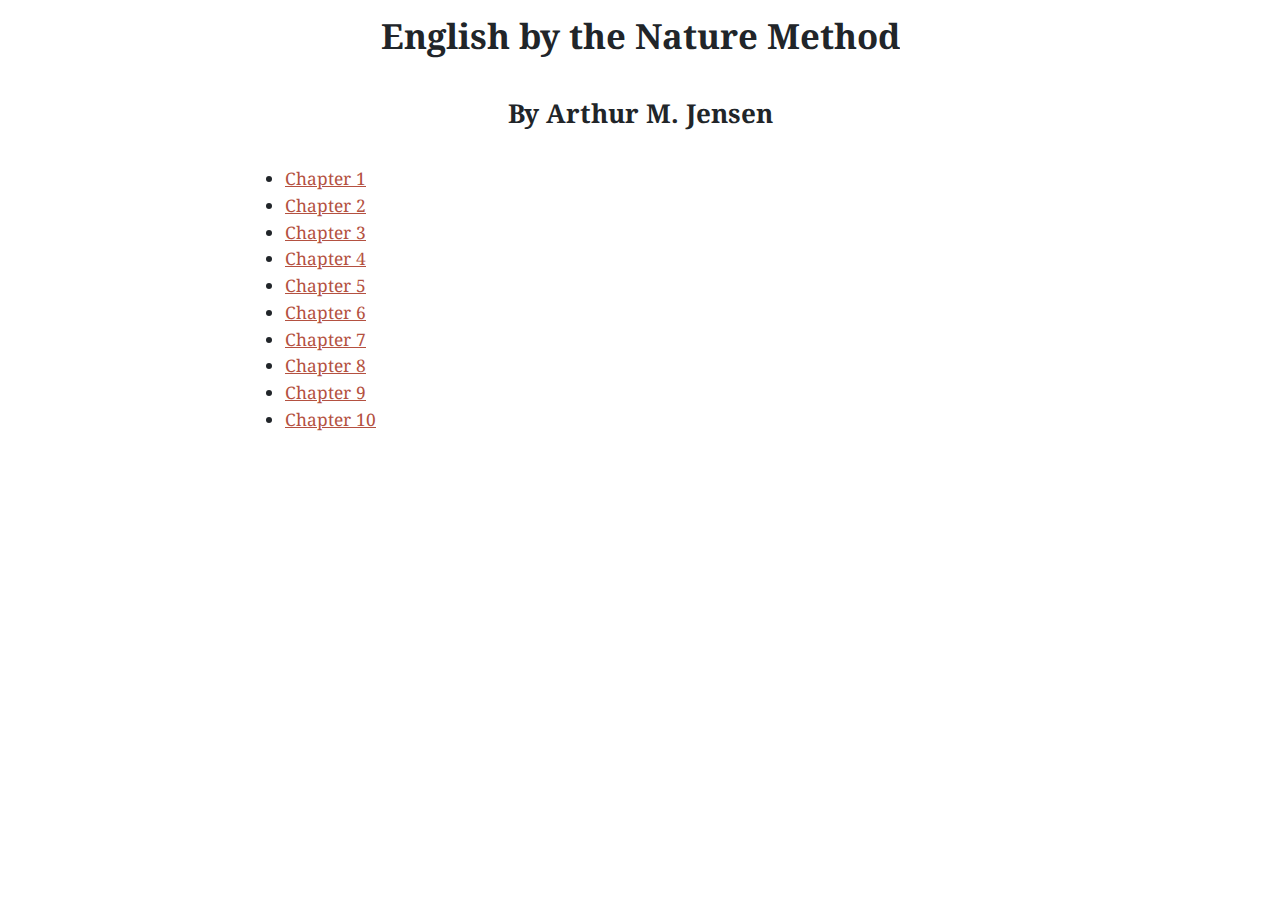
<file: index.html>
<!DOCTYPE html>
<html>
<head>
  <link href="style.css" rel="stylesheet">
</head>
<body>
  <div>
    <h1>English by the Nature Method</h1>
    <h2>By Arthur M. Jensen</h2>
    <p>
      <ul>
        <li><a href="classic_chapter01.html">Chapter 1</a></li>
        <li><a href="classic_chapter02.html">Chapter 2</a></li>
        <li><a href="classic_chapter03.html">Chapter 3</a></li>
        <li><a href="classic_chapter04.html">Chapter 4</a></li>
        <li><a href="classic_chapter05.html">Chapter 5</a></li>
        <li><a href="classic_chapter06.html">Chapter 6</a></li>
        <li><a href="classic_chapter07.html">Chapter 7</a></li>
        <li><a href="classic_chapter08.html">Chapter 8</a></li>
        <li><a href="classic_chapter09.html">Chapter 9</a></li>
        <li><a href="classic_chapter10.html">Chapter 10</a></li>
      </ul>
    </p>
  </div>
</body>
</html>
</file>
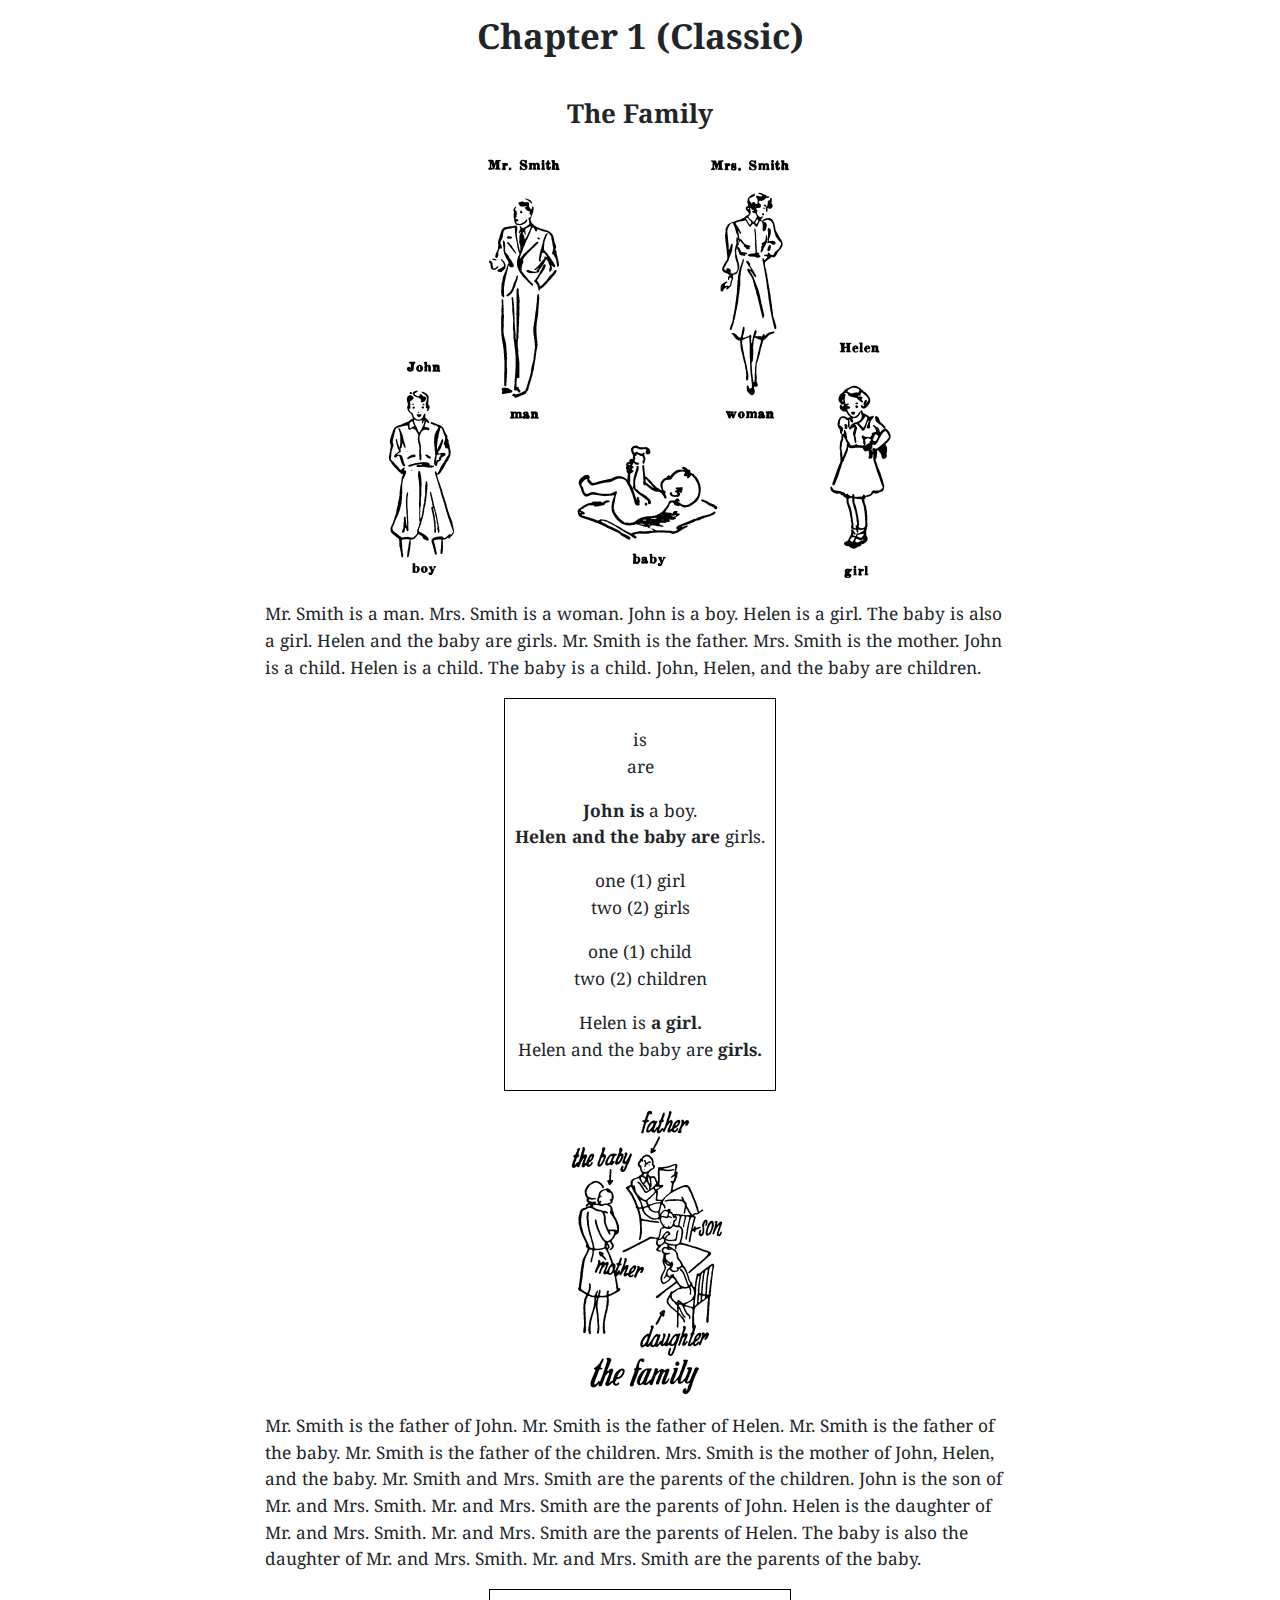
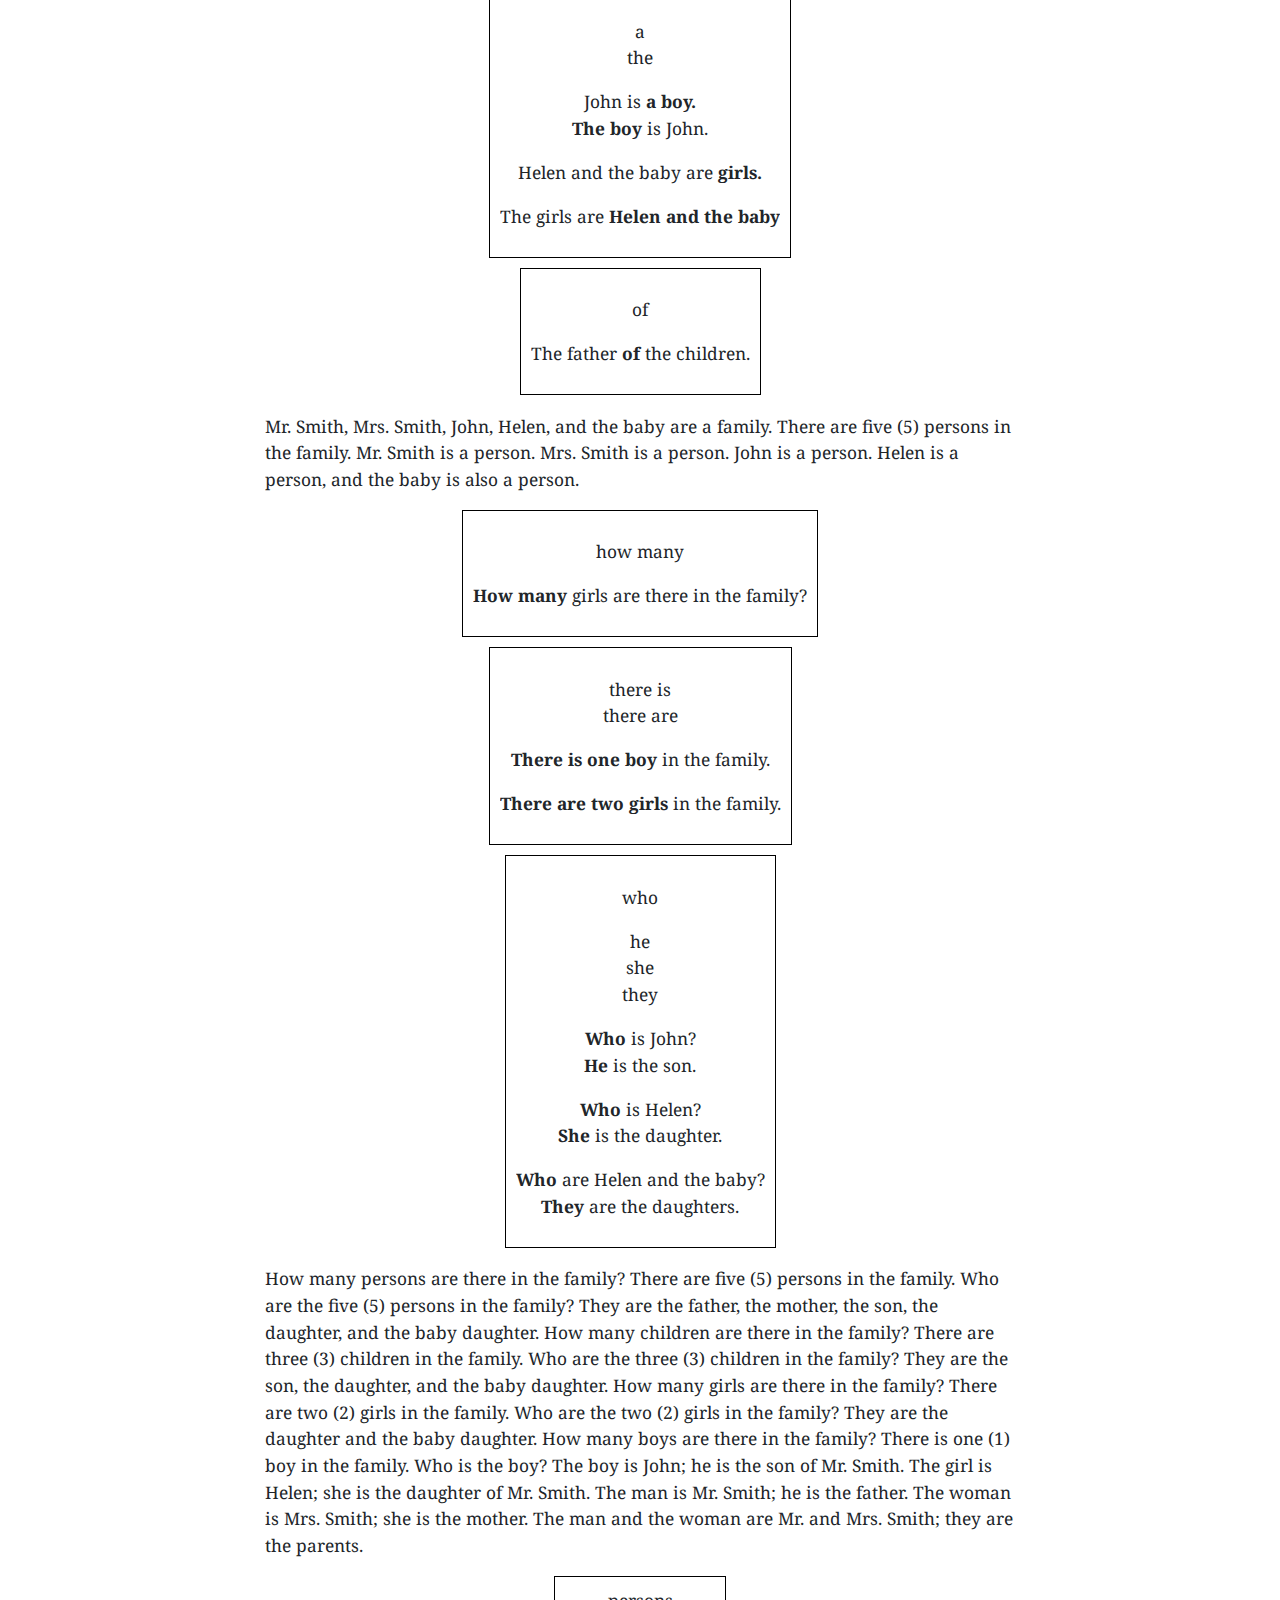
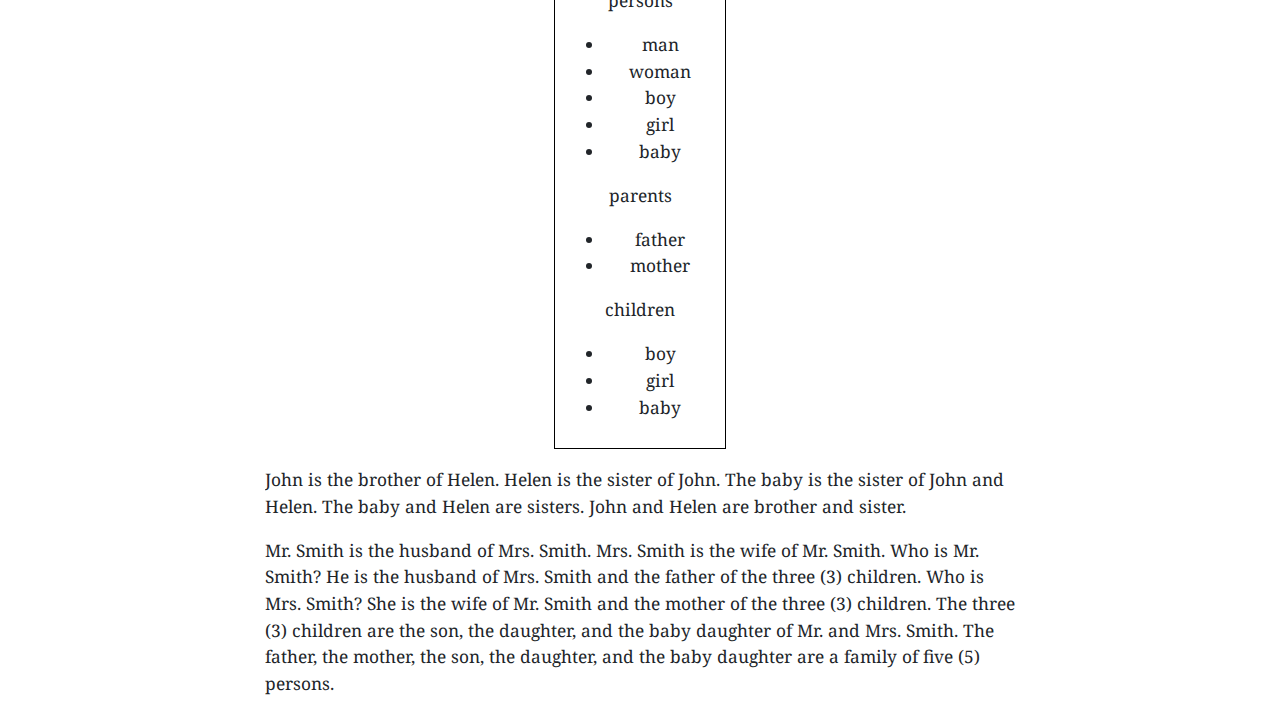
<file: classic_chapter01 (with boxes).html>
<!DOCTYPE html>
<html>
<head>
  <title>Chapter 1 (Classic): The Family</title>
  <link href="style.css" rel="stylesheet">
</head>
<body>
  <div>
    <h1>Chapter 1 (Classic)</h1>
    <h2>The Family</h2>
    <img src="assets/chapter01/01.PNG">
    <p>Mr. Smith is a man. Mrs. Smith is a woman. John is a boy. Helen is a girl. The baby is also a girl. Helen and the baby are girls. Mr. Smith is the father. Mrs. Smith is the mother. John is a child. Helen is a child. The baby is a child. John, Helen, and the baby are children.</p>

    <div class="box-parent">
      <div class="box">
        <p>
          is<br>
          are
        </p>
        <p>
          <strong>John is</strong> a boy.<br>
          <strong>Helen and the baby are</strong> girls.
        </p>
        <p>
          one (1) girl<br>
          two (2) girls
        </p>
        <p>
          one (1) child<br>
          two (2) children
        </p>
        <p>
          Helen is <strong>a girl.</strong><br>
          Helen and the baby are <strong>girls.</strong>
        </p>
      </div>
    </div>
    <img src="assets/chapter01/02.PNG">
    <p>Mr. Smith is the father of John. Mr. Smith is the father of Helen. Mr. Smith is the father of the baby. Mr. Smith is the father of the children. Mrs. Smith is the mother of John, Helen, and the baby. Mr. Smith and Mrs. Smith are the parents of the children. John is the son of Mr. and Mrs. Smith. Mr. and Mrs. Smith are the parents of John. Helen is the daughter of Mr. and Mrs. Smith. Mr. and Mrs. Smith are the parents of Helen. The baby is also the daughter of Mr. and Mrs. Smith. Mr. and Mrs. Smith are the parents of the baby.</p>

    <div class="box-parent">
      <div class="box">
        <p>
          a<br>
          the
        </p>
        <p>
          John is <strong>a boy.</strong><br>
          <strong>The boy</strong> is John.
        </p>
        <p>
          Helen and the baby are <strong>girls.</strong>
        </p>
        <p>
          The girls are <strong>Helen and the baby</strong>
        </p>
      </div>
    </div>

    <div class="box-parent">
      <div class="box">
        <p>
          of
        </p>
        <p>
          The father <strong>of</strong> the children.
        </p>
      </div>
    </div>
    <p>Mr. Smith, Mrs. Smith, John, Helen, and the baby are a family. There are five (5) persons in the family. Mr. Smith is a person. Mrs. Smith is a person. John is a person. Helen is a person, and the baby is also a person.</p>

    <div class="box-parent">
      <div class="box">
        <p>
          how many
        </p>
        <p>
          <strong>How many</strong> girls are there in the family?
        </p>
      </div>
    </div>

    <div class="box-parent">
      <div class="box">
        <p>
          there is<br>
          there are
        </p>
        <p>
          <strong>There is one boy</strong> in the family.
        </p>
        <p>
          <strong>There are two girls</strong> in the family.
        </p>
      </div>
    </div>

    <div class="box-parent">
      <div class="box">
        <p>
          who
        </p>
        <p>
          he<br>
          she<br>
          they
        </p>
        <p>
          <strong>Who</strong> is John?<br>
          <strong>He</strong> is the son.
        </p>
        <p>
          <strong>Who</strong> is Helen?<br>
          <strong>She</strong> is the daughter.
        </p>
        <p>
          <strong>Who</strong> are Helen and the baby?<br>
          <strong>They</strong> are the daughters.
        </p>
      </div>
    </div>

    <p>How many persons are there in the family? There are five (5) persons in the family. Who are the five (5) persons in the family? They are the father, the mother, the son, the daughter, and the baby daughter. How many children are there in the family? There are three (3) children in the family. Who are the three (3) children in the family? They are the son, the daughter, and the baby daughter. How many girls are there in the family? There are two (2) girls in the family. Who are the two (2) girls in the family? They are the daughter and the baby daughter. How many boys are there in the family? There is one (1) boy in the family. Who is the boy? The boy is John; he is the son of Mr. Smith. The girl is Helen; she is the daughter of Mr. Smith. The man is Mr. Smith; he is the father. The woman is Mrs. Smith; she is the mother. The man and the woman are Mr. and Mrs. Smith; they are the parents.</p>
    <div class="box-parent">
      <div class="box">
          <div>
            persons
          <ul>
            <li>man</li>
            <li>woman</li>
            <li>boy</li>
            <li>girl</li>
            <li>baby</li>
          </ul>
        </div>
        <div>
          parents
          <ul>
            <li>father</li>
            <li>mother</li>
          </ul>
        </div>
        <div>
          children
          <ul>
            <li>boy</li>
            <li>girl</li>
            <li>baby</li>
          </ul>
        </div>
      </div>
    </div>

    <p>John is the brother of Helen. Helen is the sister of John. The baby is the sister of John and Helen. The baby and Helen are sisters. John and Helen are brother and sister.</p>

    <p>Mr. Smith is the husband of Mrs. Smith. Mrs. Smith is the wife of Mr. Smith. Who is Mr. Smith? He is the husband of Mrs. Smith and the father of the three (3) children. Who is Mrs. Smith? She is the wife of Mr. Smith and the mother of the three (3) children. The three (3) children are the son, the daughter, and the baby daughter of Mr. and Mrs. Smith. The father, the mother, the son, the daughter, and the baby daughter are a family of five (5) persons.</p>
  </div>
</body>
</html>
</file>
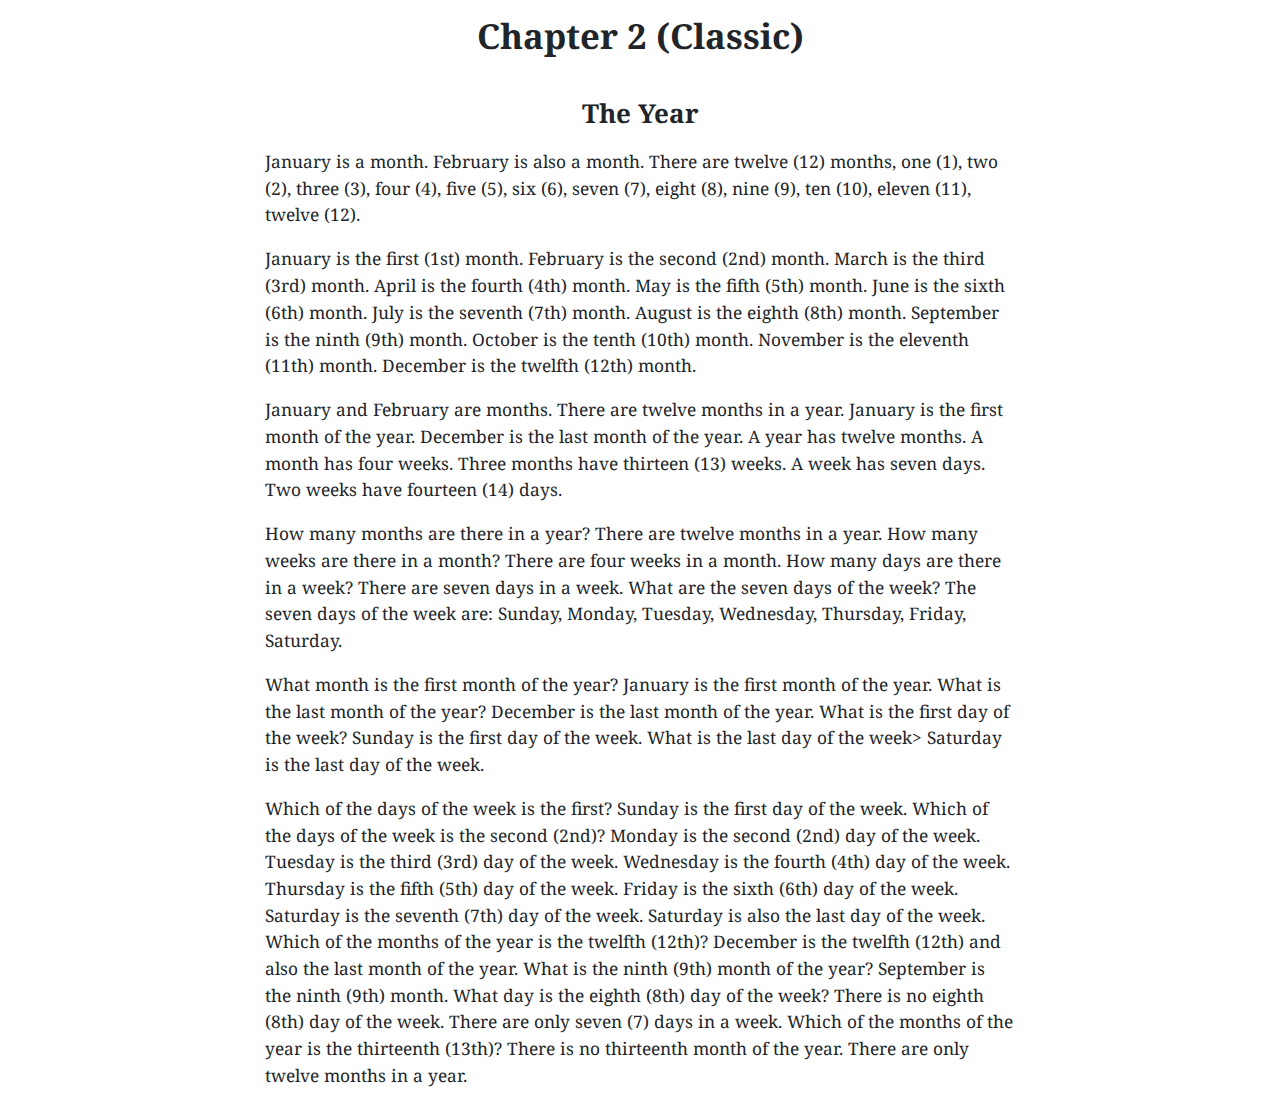
<file: classic_chapter02.html>
<!DOCTYPE html>
<html>
<head>
  <title>Chapter 2 (Classic): The Year</title>
  <link href="style.css" rel="stylesheet">
</head>
<body>
  <div>
    <h1>Chapter 2 (Classic)</h1>
    <h2>The Year</h2>
    <p>January is a month. February is also a month. There are twelve (12) months, one (1), two (2), three (3), four (4), five (5), six (6), seven (7), eight (8), nine (9), ten (10), eleven (11), twelve (12).</p>

    <p>January is the first (1st) month. February is the second (2nd) month. March is the third (3rd) month. April is the fourth (4th) month. May is the fifth (5th) month. June is the sixth (6th) month. July is the seventh (7th) month. August is the eighth (8th) month. September is the ninth (9th) month. October is the tenth (10th) month. November is the eleventh (11th) month. December is the twelfth (12th) month.</p>

    <p>January and February are months. There are twelve months in a year. January is the first month of the year. December is the last month of the year. A year has twelve months. A month has four weeks. Three months have thirteen (13) weeks. A week has seven days. Two weeks have fourteen (14) days.</p>

    <p>How many months are there in a year? There are twelve months in a year. How many weeks are there in a month? There are four weeks in a month. How many days are there in a week? There are seven days in a week. What are the seven days of the week? The seven days of the week are: Sunday, Monday, Tuesday, Wednesday, Thursday, Friday, Saturday.</p>

    <p>What month is the first month of the year? January is the first month of the year. What is the last month of the year? December is the last month of the year. What is the first day of the week? Sunday is the first day of the week. What is the last day of the week> Saturday is the last day of the week.</p>

    <p>Which of the days of the week is the first? Sunday is the first day of the week. Which of the days of the week is the second (2nd)? Monday is the second (2nd) day of the week. Tuesday is the third (3rd) day of the week. Wednesday is the fourth (4th) day of the week. Thursday is the fifth (5th) day of the week. Friday is the sixth (6th) day of the week. Saturday is the seventh (7th) day of the week. Saturday is also the last day of the week. Which of the months of the year is the twelfth (12th)? December is the twelfth (12th) and also the last month of the year. What is the ninth (9th) month of the year? September is the ninth (9th) month. What day is the eighth (8th) day of the week? There is no eighth (8th) day of the week. There are only seven (7) days in a week. Which of the months of the year is the thirteenth (13th)? There is no thirteenth month of the year. There are only twelve months in a year.</p>
  </div>
</body>
</html>
</file>
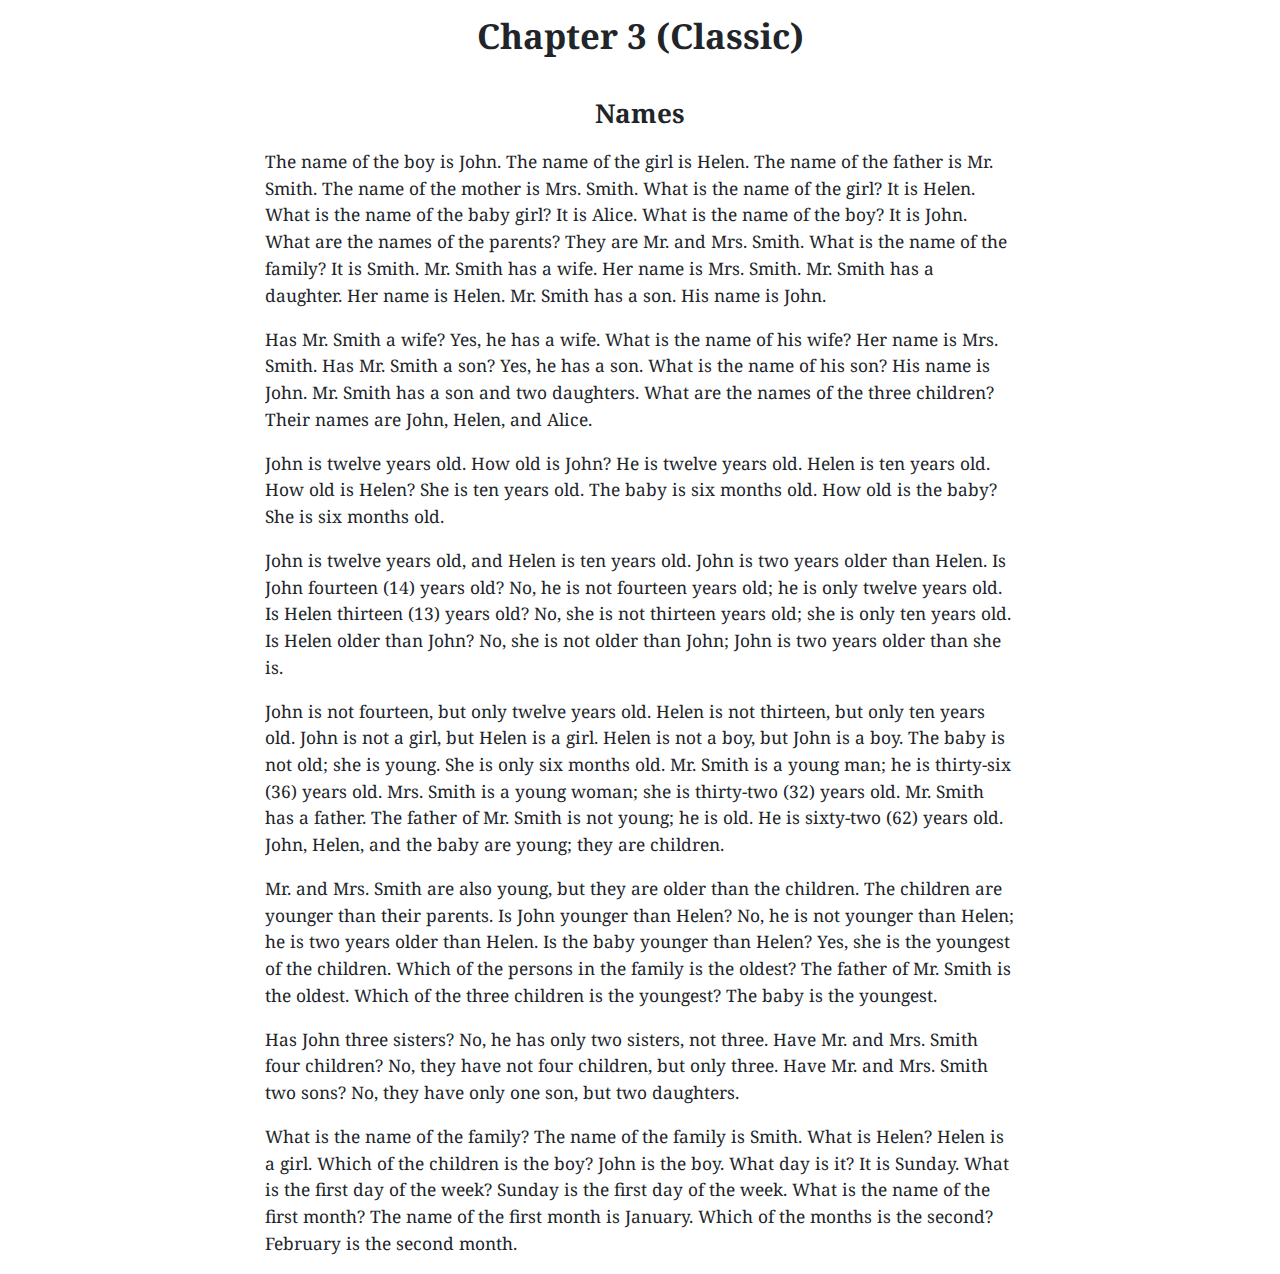
<file: classic_chapter03.html>
<!DOCTYPE html>
<html>
<head>
  <title>Chapter 3 (Classic): Names</title>
  <link href="style.css" rel="stylesheet">
</head>
<body>
  <div>
    <h1>Chapter 3 (Classic)</h1>
    <h2>Names</h2>

    <p>The name of the boy is John. The name of the girl is Helen. The name of the father is Mr. Smith. The name of the mother is Mrs. Smith. What is the name of the girl? It is Helen. What is the name of the baby girl? It is Alice. What is the name of the boy? It is John. What are the names of the parents? They are Mr. and Mrs. Smith. What is the name of the family? It is Smith. Mr. Smith has a wife. Her name is Mrs. Smith. Mr. Smith has a daughter. Her name is Helen. Mr. Smith has a son. His name is John.</p>

    <p>Has Mr. Smith a wife? Yes, he has a wife. What is the name of his wife? Her name is Mrs. Smith. Has Mr. Smith a son? Yes, he has a son. What is the name of his son? His name is John. Mr. Smith has a son and two daughters. What are the names of the three children? Their names are John, Helen, and Alice.</p>

    <p>John is twelve years old. How old is John? He is twelve years old. Helen is ten years old. How old is Helen? She is ten years old. The baby is six months old. How old is the baby? She is six months old.</p>

    <p>John is twelve years old, and Helen is ten years old. John is two years older than Helen. Is John fourteen (14) years old? No, he is not fourteen years old; he is only twelve years old. Is Helen thirteen (13) years old? No, she is not thirteen years old; she is only ten years old. Is Helen older than John? No, she is not older than John; John is two years older than she is.</p>

    <p>John is not fourteen, but only twelve years old. Helen is not thirteen, but only ten years old. John is not a girl, but Helen is a girl. Helen is not a boy, but John is a boy. The baby is not old; she is young. She is only six months old. Mr. Smith is a young man; he is thirty-six (36) years old. Mrs. Smith is a young woman; she is thirty-two (32) years old. Mr. Smith has a father. The father of Mr. Smith is not young; he is old. He is sixty-two (62) years old. John, Helen, and the baby are young; they are children.</p>

    <p>Mr. and Mrs. Smith are also young, but they are older than the children. The children are younger than their parents. Is John younger than Helen? No, he is not younger than Helen; he is two years older than Helen. Is the baby younger than Helen? Yes, she is the youngest of the children. Which of the persons in the family is the oldest? The father of Mr. Smith is the oldest. Which of the three children is the youngest? The baby is the youngest.</p>

    <p>Has John three sisters? No, he has only two sisters, not three. Have Mr. and Mrs. Smith four children? No, they have not four children, but only three. Have Mr. and Mrs. Smith two sons? No, they have only one son, but two daughters.</p>

    <p>What is the name of the family? The name of the family is Smith. What is Helen? Helen is a girl. Which of the children is the boy? John is the boy. What day is it? It is Sunday. What is the first day of the week? Sunday is the first day of the week. What is the name of the first month? The name of the first month is January. Which of the months is the second? February is the second month.</p>
  </div>
</body>
</html>
</file>
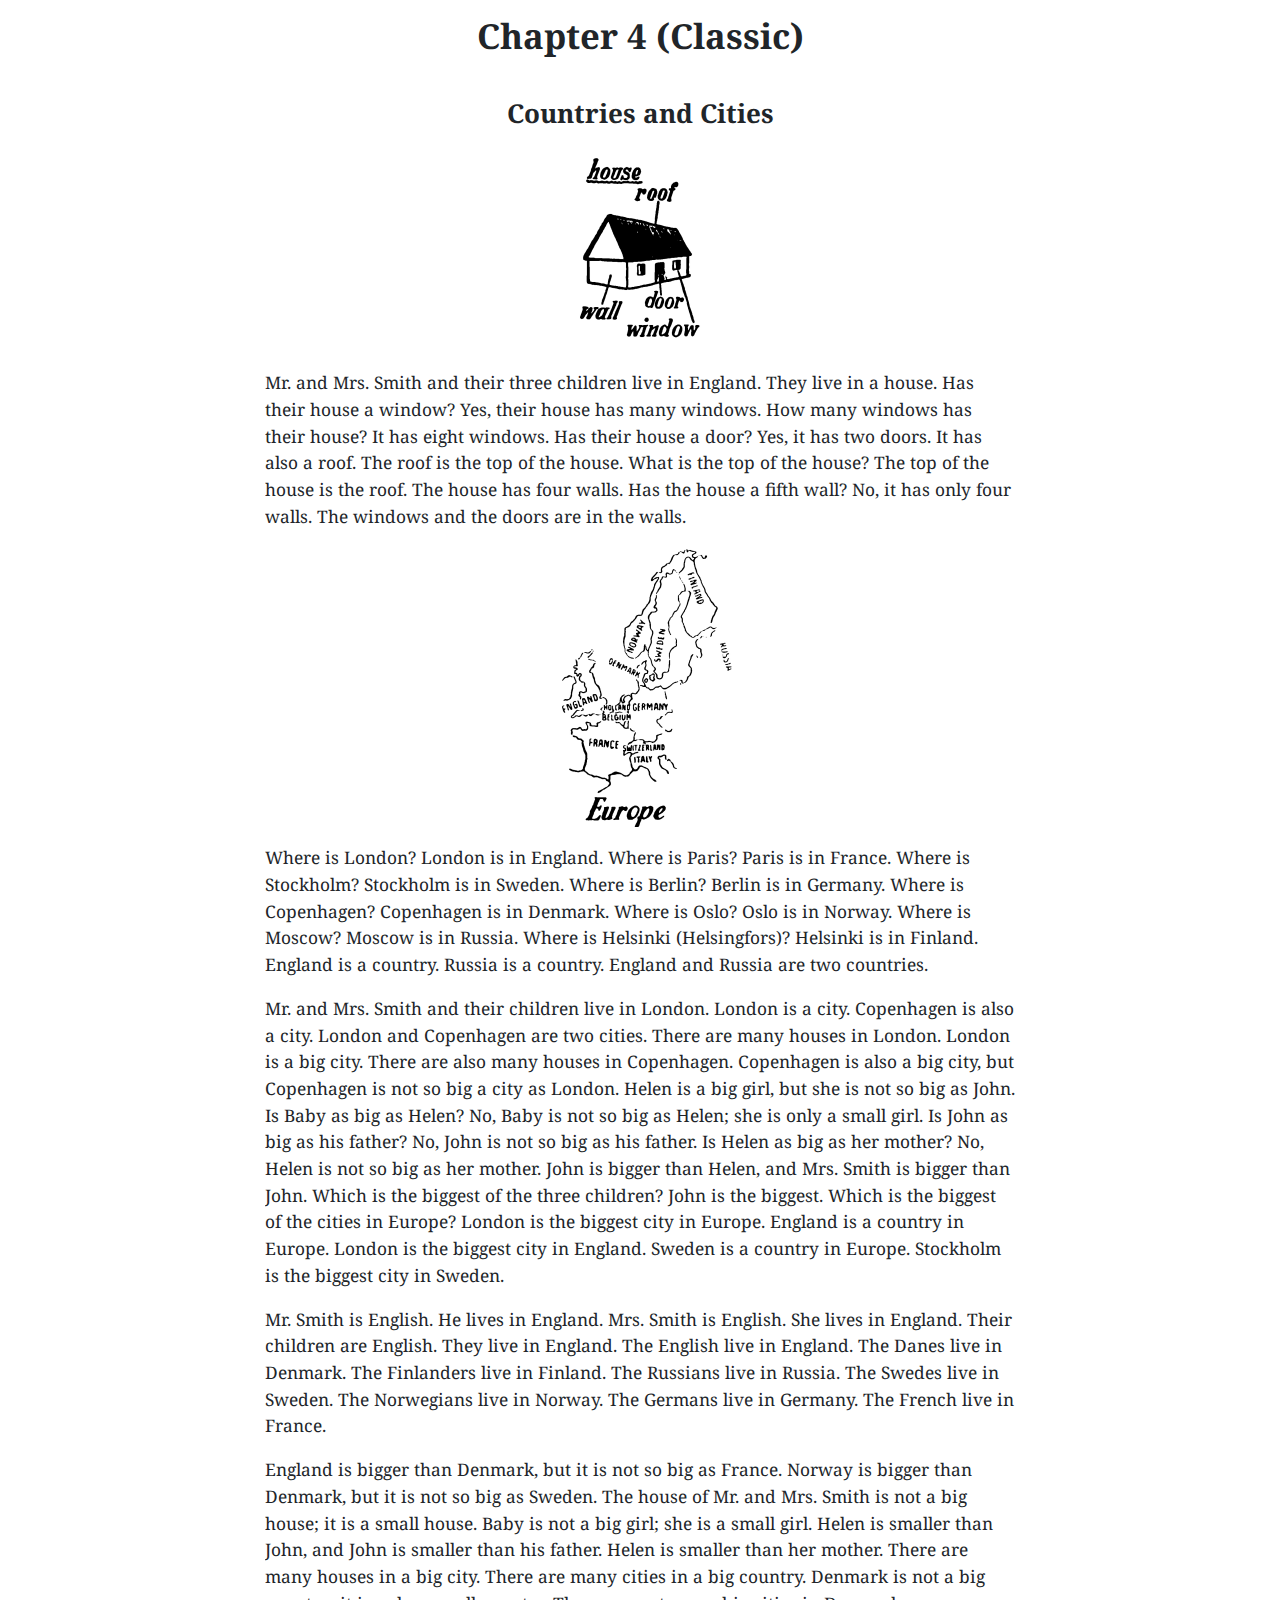
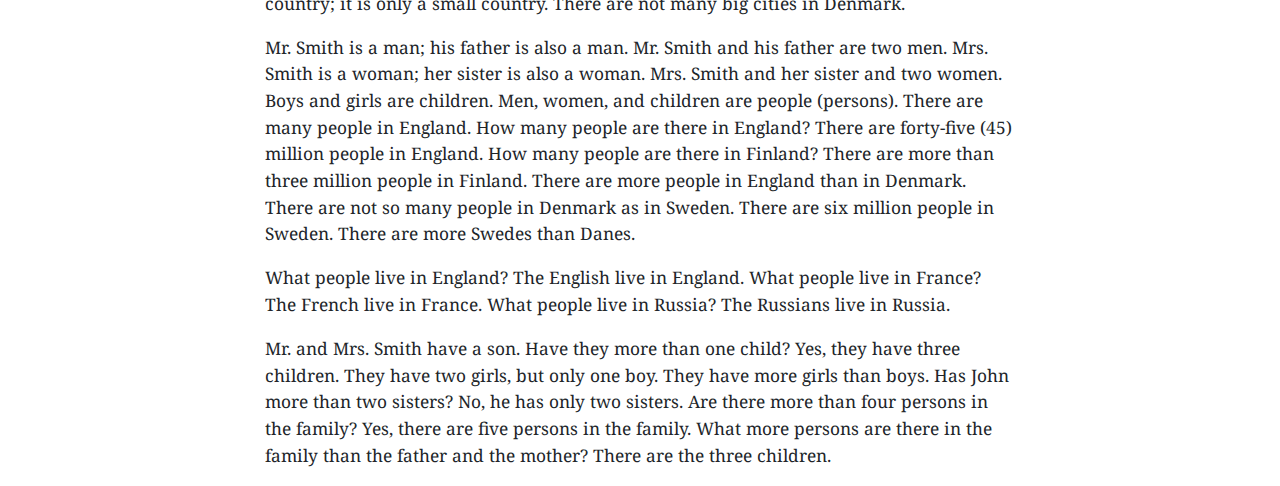
<file: classic_chapter04.html>
<!DOCTYPE html>
<html>
<head>
  <title>Chapter 4 (Classic): Countries and Cities</title>
  <link href="style.css" rel="stylesheet">
</head>
<body>
  <div>
    <h1>Chapter 4 (Classic)</h1>
    <h2>Countries and Cities</h2>
    <img src="assets/chapter04/01.PNG">
    <p>Mr. and Mrs. Smith and their three children live in England. They live in a house. Has their house a window? Yes, their house has many windows. How many windows has their house? It has eight windows. Has their house a door? Yes, it has two doors. It has also a roof. The roof is the top of the house. What is the top of the house? The top of the house is the roof. The house has four walls. Has the house a fifth wall? No, it has only four walls. The windows and the doors are in the walls.</p>

    <img src="assets/chapter04/02.PNG">
    <p>Where is London? London is in England. Where is Paris? Paris is in France. Where is Stockholm? Stockholm is in Sweden. Where is Berlin? Berlin is in Germany. Where is Copenhagen? Copenhagen is in Denmark. Where is Oslo? Oslo is in Norway. Where is Moscow? Moscow is in Russia. Where is Helsinki (Helsingfors)? Helsinki is in Finland. England is a country. Russia is a country. England and Russia are two countries.</p>

    <p>Mr. and Mrs. Smith and their children live in London. London is a city. Copenhagen is also a city. London and Copenhagen are two cities. There are many houses in London. London is a big city. There are also many houses in Copenhagen. Copenhagen is also a big city, but Copenhagen is not so big a city as London. Helen is a big girl, but she is not so big as John. Is Baby as big as Helen? No, Baby is not so big as Helen; she is only a small girl. Is John as big as his father? No, John is not so big as his father. Is Helen as big as her mother? No, Helen is not so big as her mother. John is bigger than Helen, and Mrs. Smith is bigger than John. Which is the biggest of the three children? John is the biggest. Which is the biggest of the cities in Europe? London is the biggest city in Europe. England is a country in Europe. London is the biggest city in England. Sweden is a country in Europe. Stockholm is the biggest city in Sweden.</p>

    <p>Mr. Smith is English. He lives in England. Mrs. Smith is English. She lives in England. Their children are English. They live in England. The English live in England. The Danes live in Denmark. The Finlanders live in Finland. The Russians live in Russia. The Swedes live in Sweden. The Norwegians live in Norway. The Germans live in Germany. The French live in France.</p>

    <p>England is bigger than Denmark, but it is not so big as France. Norway is bigger than Denmark, but it is not so big as Sweden. The house of Mr. and Mrs. Smith is not a big house; it is a small house. Baby is not a big girl; she is a small girl. Helen is smaller than John, and John is smaller than his father. Helen is smaller than her mother. There are many houses in a big city. There are many cities in a big country. Denmark is not a big country; it is only a small country. There are not many big cities in Denmark.</p>

    <p>Mr. Smith is a man; his father is also a man. Mr. Smith and his father are two men. Mrs. Smith is a woman; her sister is also a woman. Mrs. Smith and her sister and two women. Boys and girls are children. Men, women, and children are people (persons). There are many people in England. How many people are there in England? There are forty-five (45) million people in England. How many people are there in Finland? There are more than three million people in Finland. There are more people in England than in Denmark. There are not so many people in Denmark as in Sweden. There are six million people in Sweden. There are more Swedes than Danes.</p>

    <p>What people live in England? The English live in England. What people live in France? The French live in France. What people live in Russia? The Russians live in Russia.</p>

    <p>Mr. and Mrs. Smith have a son. Have they more than one child? Yes, they have three children. They have two girls, but only one boy. They have more girls than boys. Has John more than two sisters? No, he has only two sisters. Are there more than four persons in the family? Yes, there are five persons in the family. What more persons are there in the family than the father and the mother? There are the three children.</p>
  </div>
</body>
</html>
</file>
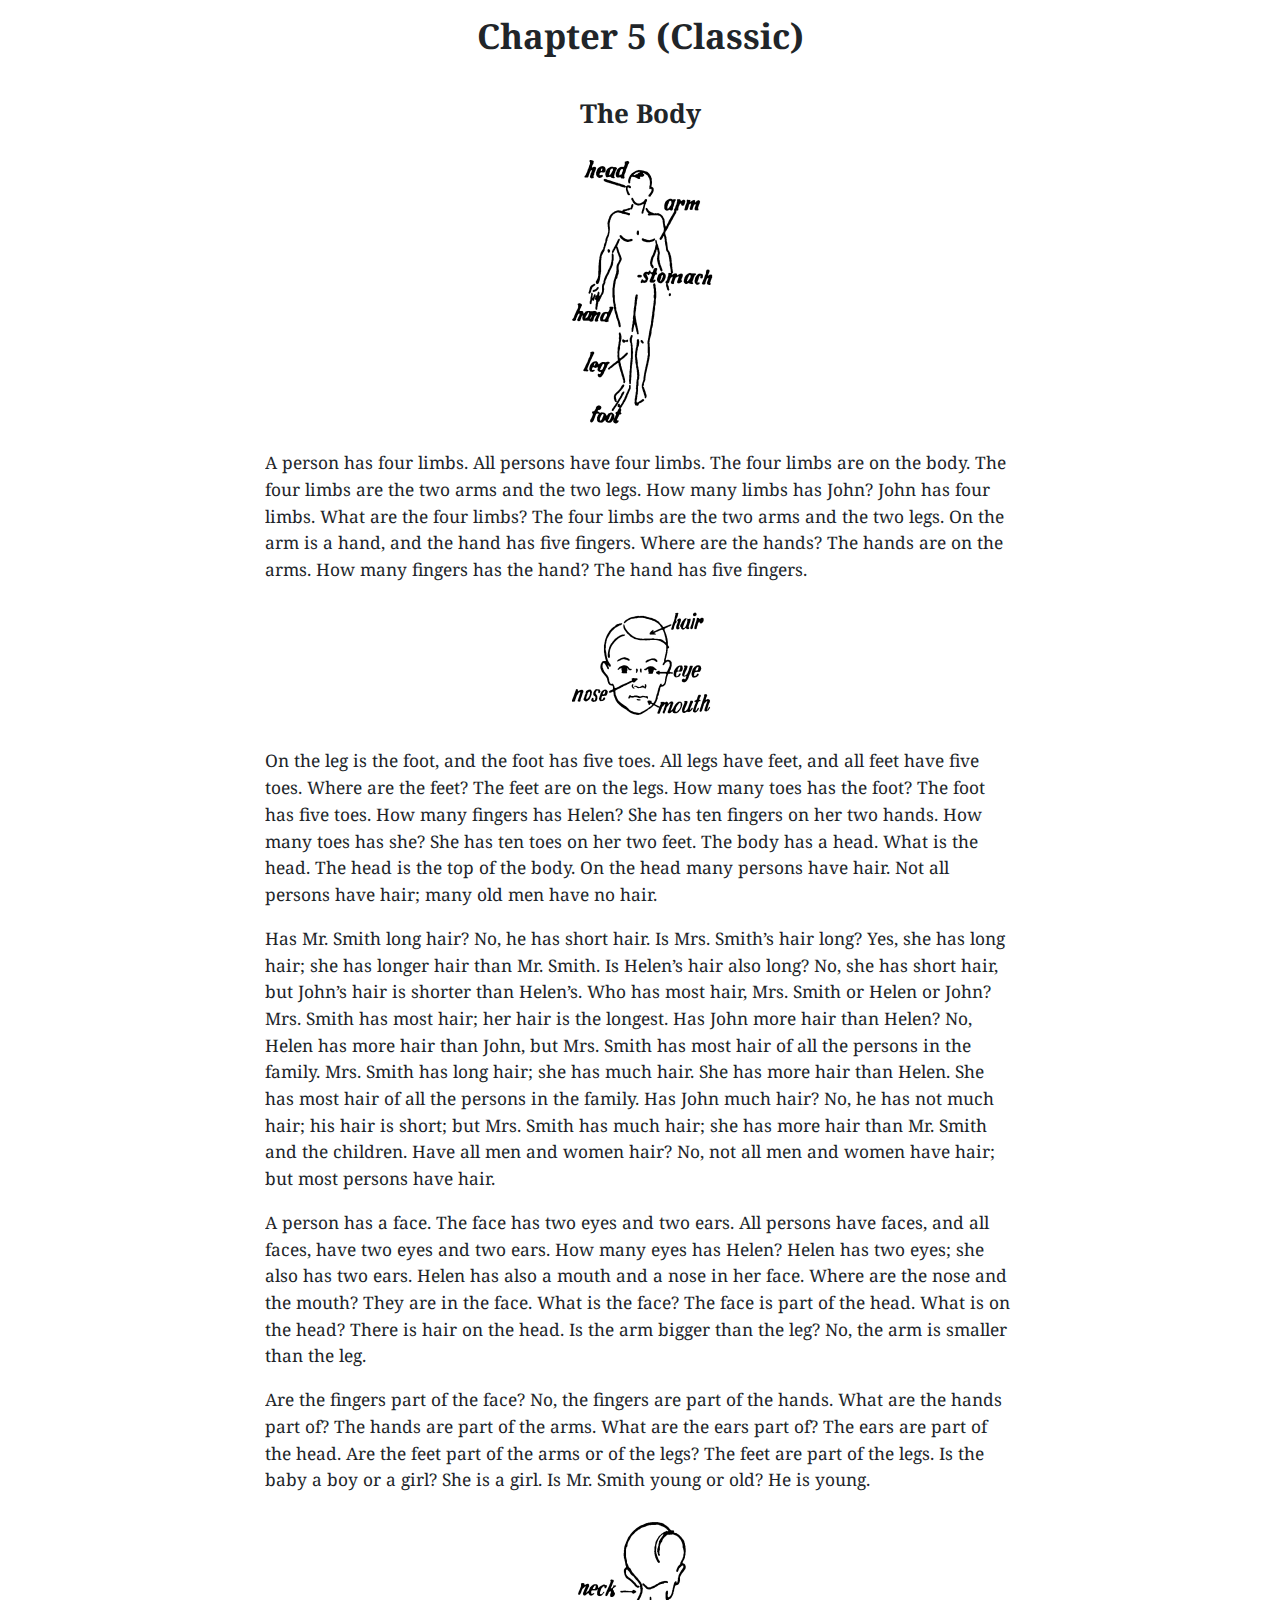
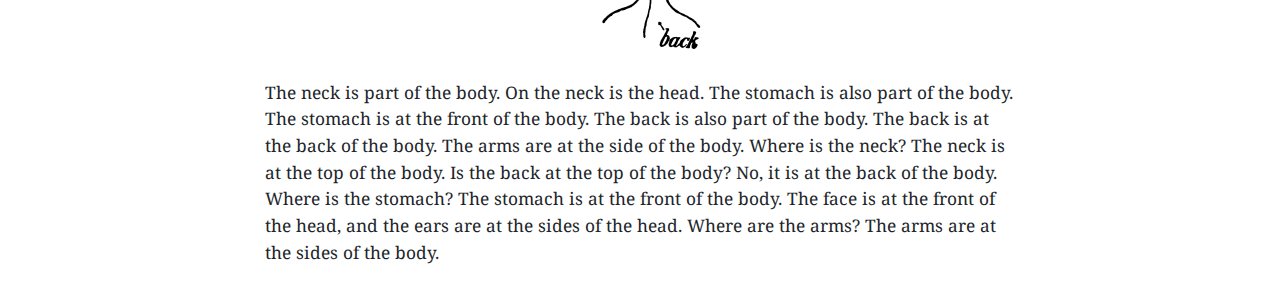
<file: classic_chapter05.html>
<!DOCTYPE html>
<html>
<head>
  <title>Chapter 5 (Classic): The Body</title>
  <link href="style.css" rel="stylesheet">
</head>
<body>
  <div>
    <h1>Chapter 5 (Classic)</h1>
    <h2>The Body</h2>
    <img src="assets/chapter05/01.PNG">
    <p>A person has four limbs. All persons have four limbs. The four limbs are on the body. The four limbs are the two arms and the two legs. How many limbs has John? John has four limbs. What are the four limbs? The four limbs are the two arms and the two legs. On the arm is a hand, and the hand has five fingers. Where are the hands? The hands are on the arms. How many fingers has the hand? The hand has five fingers.</p>

    <img src="assets/chapter05/02.PNG">
    <p>On the leg is the foot, and the foot has five toes. All legs have feet, and all feet have five toes. Where are the feet? The feet are on the legs. How many toes has the foot? The foot has five toes. How many fingers has Helen? She has ten fingers on her two hands. How many toes has she? She has ten toes on her two feet. The body has a head. What is the head. The head is the top of the body. On the head many persons have hair. Not all persons have hair; many old men have no hair.</p>

    <p>Has Mr. Smith long hair? No, he has short hair. Is Mrs. Smith’s hair long? Yes, she has long hair; she has longer hair than Mr. Smith. Is Helen’s hair also long? No, she has short hair, but John’s hair is shorter than Helen’s. Who has most hair, Mrs. Smith or Helen or John? Mrs. Smith has most hair; her hair is the longest. Has John more hair than Helen? No, Helen has more hair than John, but Mrs. Smith has most hair of all the persons in the family. Mrs. Smith has long hair; she has much hair. She has more hair than Helen. She has most hair of all the persons in the family. Has John much hair? No, he has not much hair; his hair is short; but Mrs. Smith has much hair; she has more hair than Mr. Smith and the children. Have all men and women hair? No, not all men and women have hair; but most persons have hair.</p>

    <p>A person has a face. The face has two eyes and two ears. All persons have faces, and all faces, have two eyes and two ears. How many eyes has Helen? Helen has two eyes; she also has two ears. Helen has also a mouth and a nose in her face. Where are the nose and the mouth? They are in the face. What is the face? The face is part of the head. What is on the head? There is hair on the head. Is the arm bigger than the leg? No, the arm is smaller than the leg.</p>

    <p>Are the fingers part of the face? No, the fingers are part of the hands. What are the hands part of? The hands are part of the arms. What are the ears part of? The ears are part of the head. Are the feet part of the arms or of the legs? The feet are part of the legs. Is the baby a boy or a girl? She is a girl. Is Mr. Smith young or old? He is young.</p>

    <img src="assets/chapter05/03.PNG">
    <p>The neck is part of the body. On the neck is the head. The stomach is also part of the body. The stomach is at the front of the body. The back is also part of the body. The back is at the back of the body. The arms are at the side of the body. Where is the neck? The neck is at the top of the body. Is the back at the top of the body? No, it is at the back of the body. Where is the stomach? The stomach is at the front of the body. The face is at the front of the head, and the ears are at the sides of the head. Where are the arms? The arms are at the sides of the body.</p>
  </div>
</body>
</html>
</file>
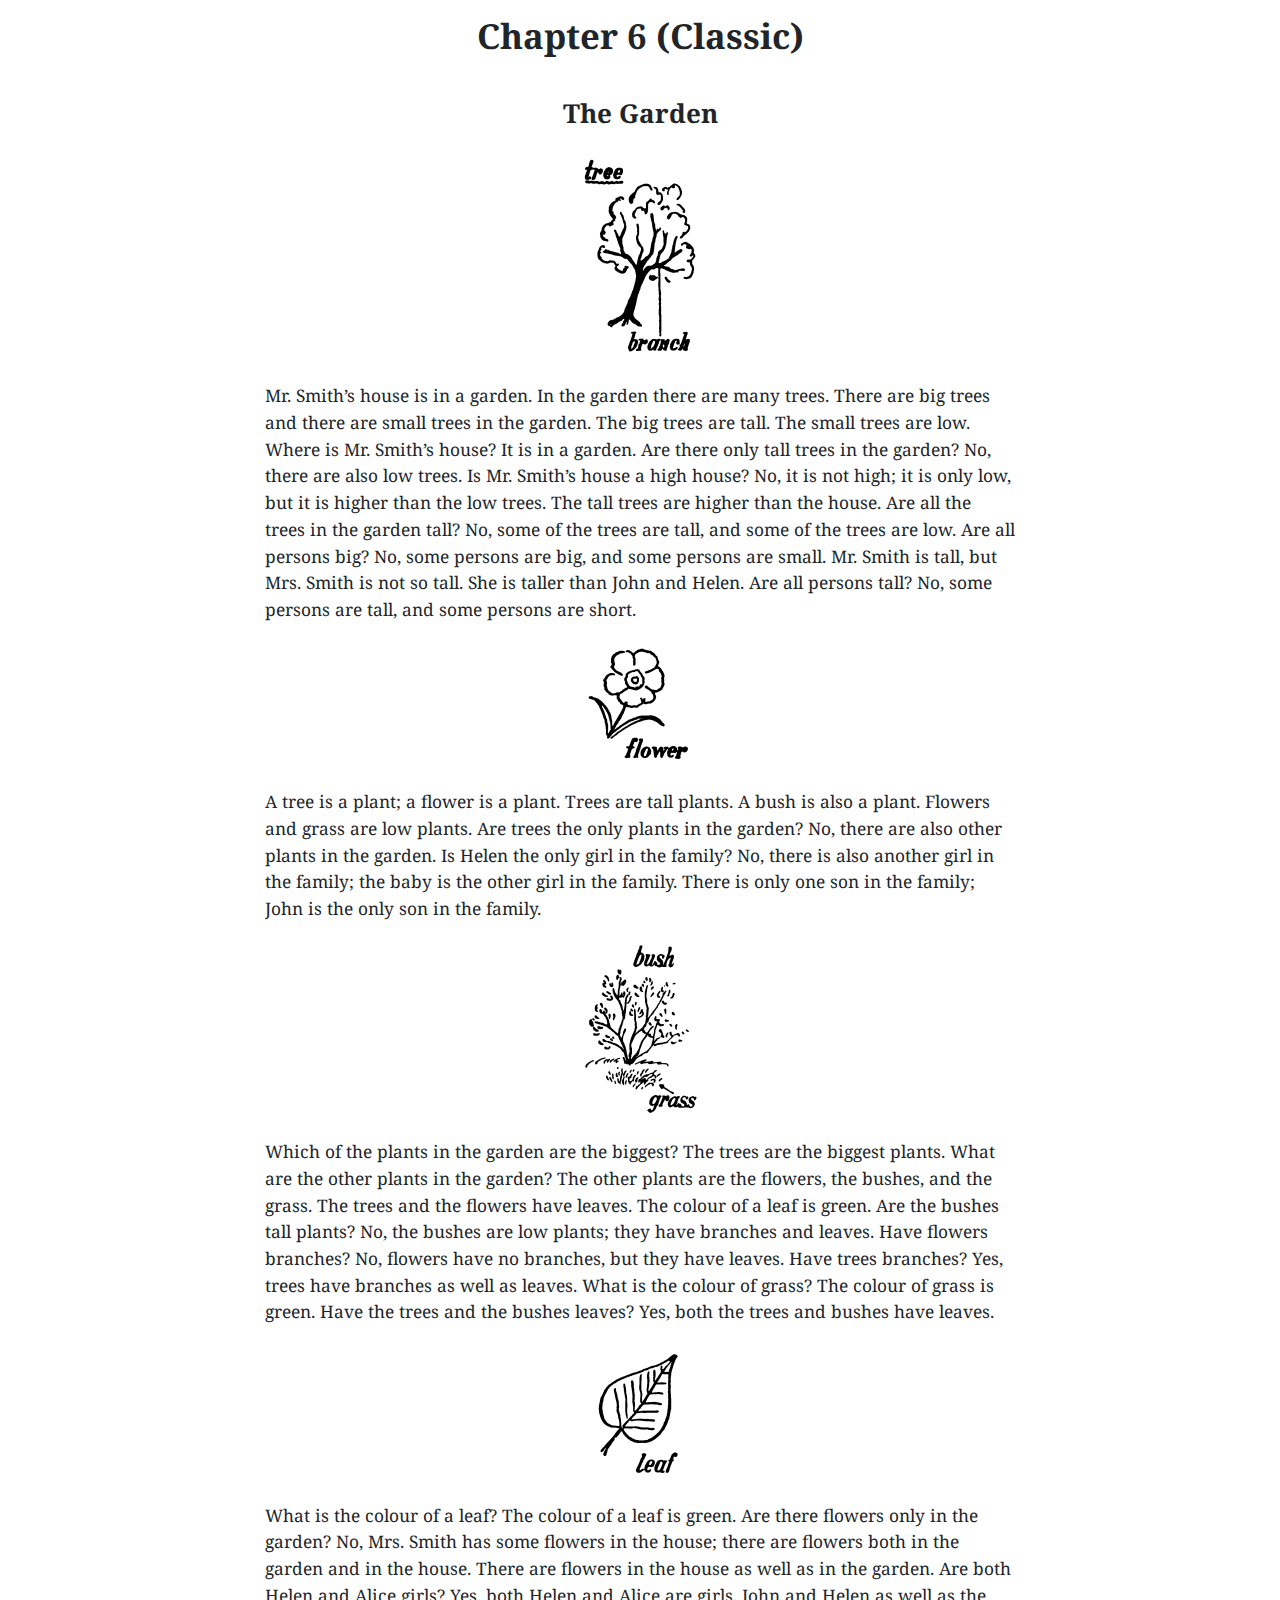
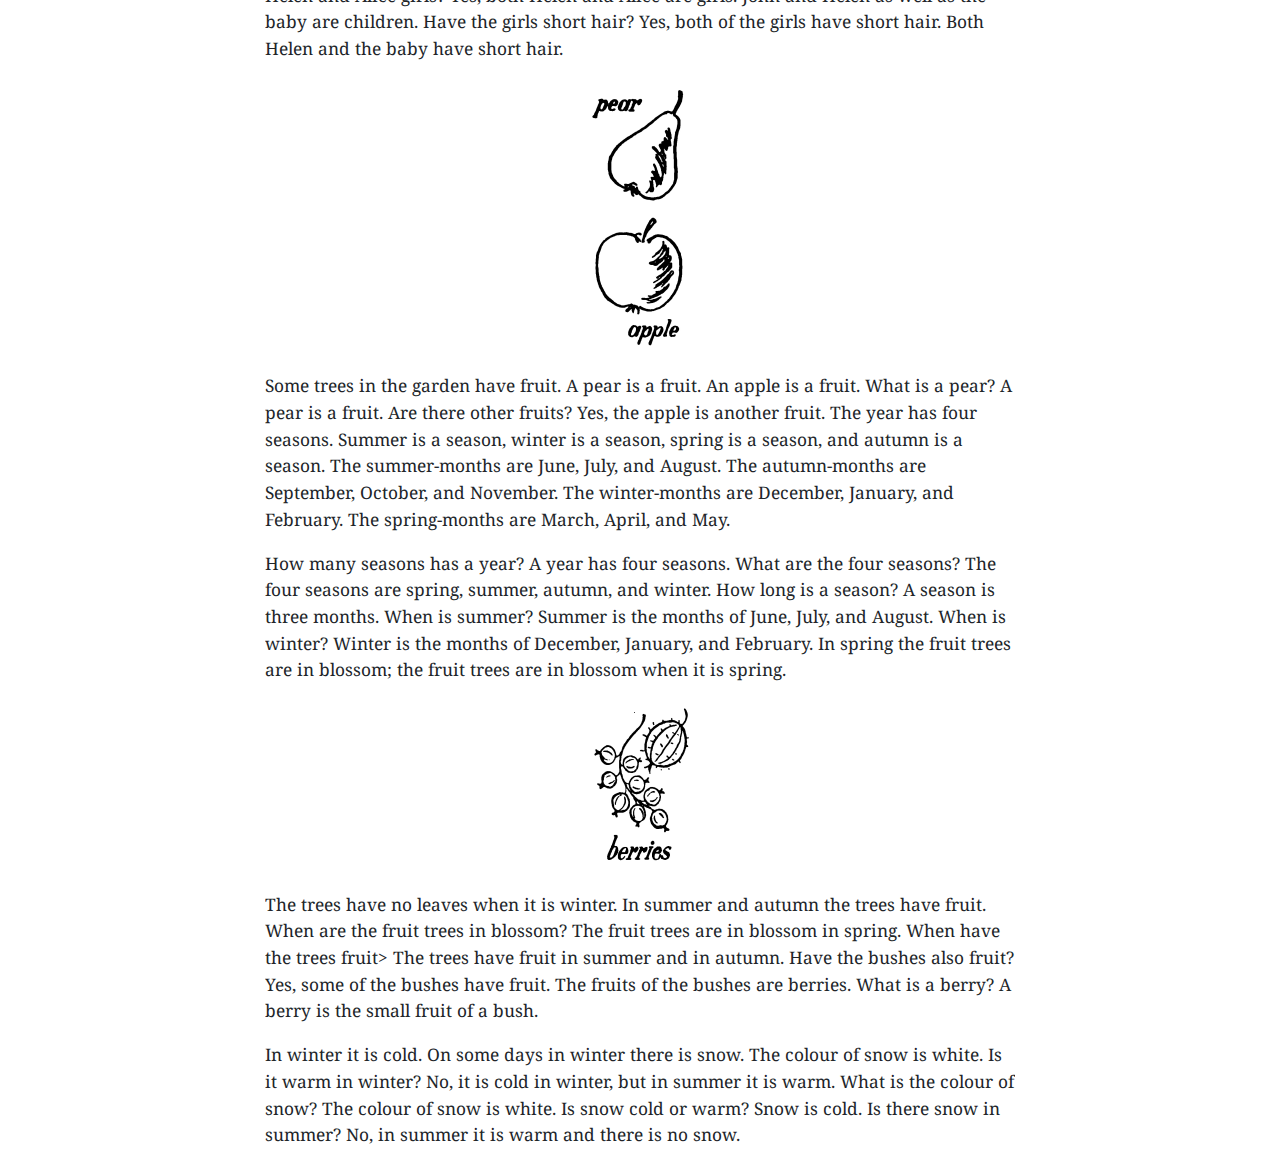
<file: classic_chapter06.html>
<!DOCTYPE html>
<html>
<head>
  <title>Chapter 6 (Classic): The Garden</title>
  <link href="style.css" rel="stylesheet">
</head>
<body>
  <div>
    <h1>Chapter 6 (Classic)</h1>
    <h2>The Garden</h2>
    <img src="assets/chapter06/01.PNG">
    <p>Mr. Smith’s house is in a garden. In the garden there are many trees. There are big trees and there are small trees in the garden. The big trees are tall. The small trees are low. Where is Mr. Smith’s house? It is in a garden. Are there only tall trees in the garden? No, there are also low trees. Is Mr. Smith’s house a high house? No, it is not high; it is only low, but it is higher than the low trees. The tall trees are higher than the house. Are all the trees in the garden tall? No, some of the trees are tall, and some of the trees are low. Are all persons big? No, some persons are big, and some persons are small. Mr. Smith is tall, but Mrs. Smith is not so tall. She is taller than John and Helen. Are all persons tall? No, some persons are tall, and some persons are short.</p>

    <img src="assets/chapter06/02.PNG">
    <p>A tree is a plant; a flower is a plant. Trees are tall plants. A bush is also a plant. Flowers and grass are low plants. Are trees the only plants in the garden? No, there are also other plants in the garden. Is Helen the only girl in the family? No, there is also another girl in the family; the baby is the other girl in the family. There is only one son in the family; John is the only son in the family.</p>

    <img src="assets/chapter06/03.PNG">
    <p>Which of the plants in the garden are the biggest? The trees are the biggest plants. What are the other plants in the garden? The other plants are the flowers, the bushes, and the grass. The trees and the flowers have leaves. The colour of a leaf is green. Are the bushes tall plants? No, the bushes are low plants; they have branches and leaves. Have flowers branches? No, flowers have no branches, but they have leaves. Have trees branches? Yes, trees have branches as well as leaves. What is the colour of grass? The colour of grass is green. Have the trees and the bushes leaves? Yes, both the trees and bushes have leaves.</p>

    <img src="assets/chapter06/04.PNG">
    <p>What is the colour of a leaf? The colour of a leaf is green. Are there flowers only in the garden? No, Mrs. Smith has some flowers in the house; there are flowers both in the garden and in the house. There are flowers in the house as well as in the garden. Are both Helen and Alice girls? Yes, both Helen and Alice are girls. John and Helen as well as the baby are children. Have the girls short hair? Yes, both of the girls have short hair. Both Helen and the baby have short hair.</p>

    <img src="assets/chapter06/05.PNG">
    <img src="assets/chapter06/06.PNG">
    <p>Some trees in the garden have fruit. A pear is a fruit. An apple is a fruit. What is a pear? A pear is a fruit. Are there other fruits? Yes, the apple is another fruit. The year has four seasons. Summer is a season, winter is a season, spring is a season, and autumn is a season. The summer-months are June, July, and August. The autumn-months are September, October, and November. The winter-months are December, January, and February. The spring-months are March, April, and May.</p>

    <p>How many seasons has a year? A year has four seasons. What are the four seasons? The four seasons are spring, summer, autumn, and winter. How long is a season? A season is three months. When is summer? Summer is the months of June, July, and August. When is winter? Winter is the months of December, January, and February. In spring the fruit trees are in blossom; the fruit trees are in blossom when it is spring.</p>

    <img src="assets/chapter06/07.PNG">
    <p>The trees have no leaves when it is winter. In summer and autumn the trees have fruit. When are the fruit trees in blossom? The fruit trees are in blossom in spring. When have the trees fruit> The trees have fruit in summer and in autumn. Have the bushes also fruit? Yes, some of the bushes have fruit. The fruits of the bushes are berries. What is a berry? A berry is the small fruit of a bush.</p>

    <p>In winter it is cold. On some days in winter there is snow. The colour of snow is white. Is it warm in winter? No, it is cold in winter, but in summer it is warm. What is the colour of snow? The colour of snow is white. Is snow cold or warm? Snow is cold. Is there snow in summer? No, in summer it is warm and there is no snow.</p>
  </div>
</body>
</html>
</file>
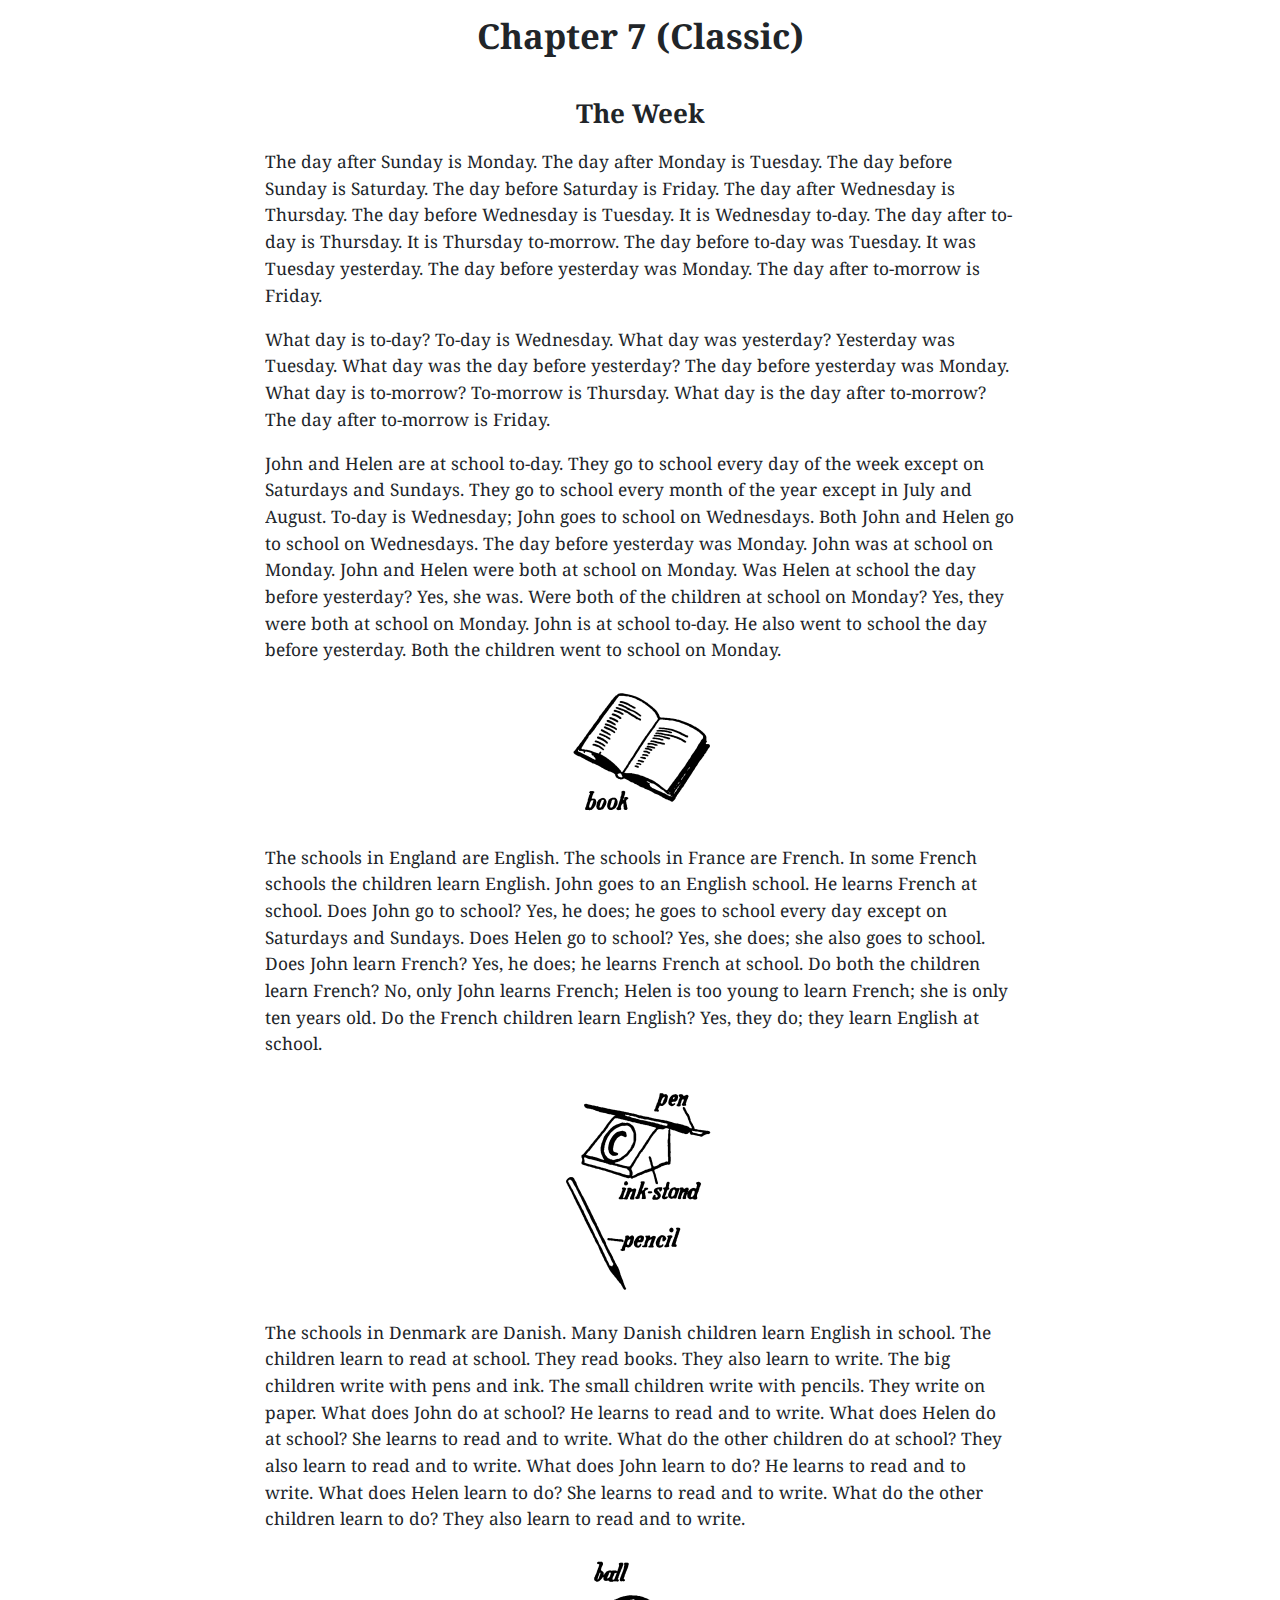
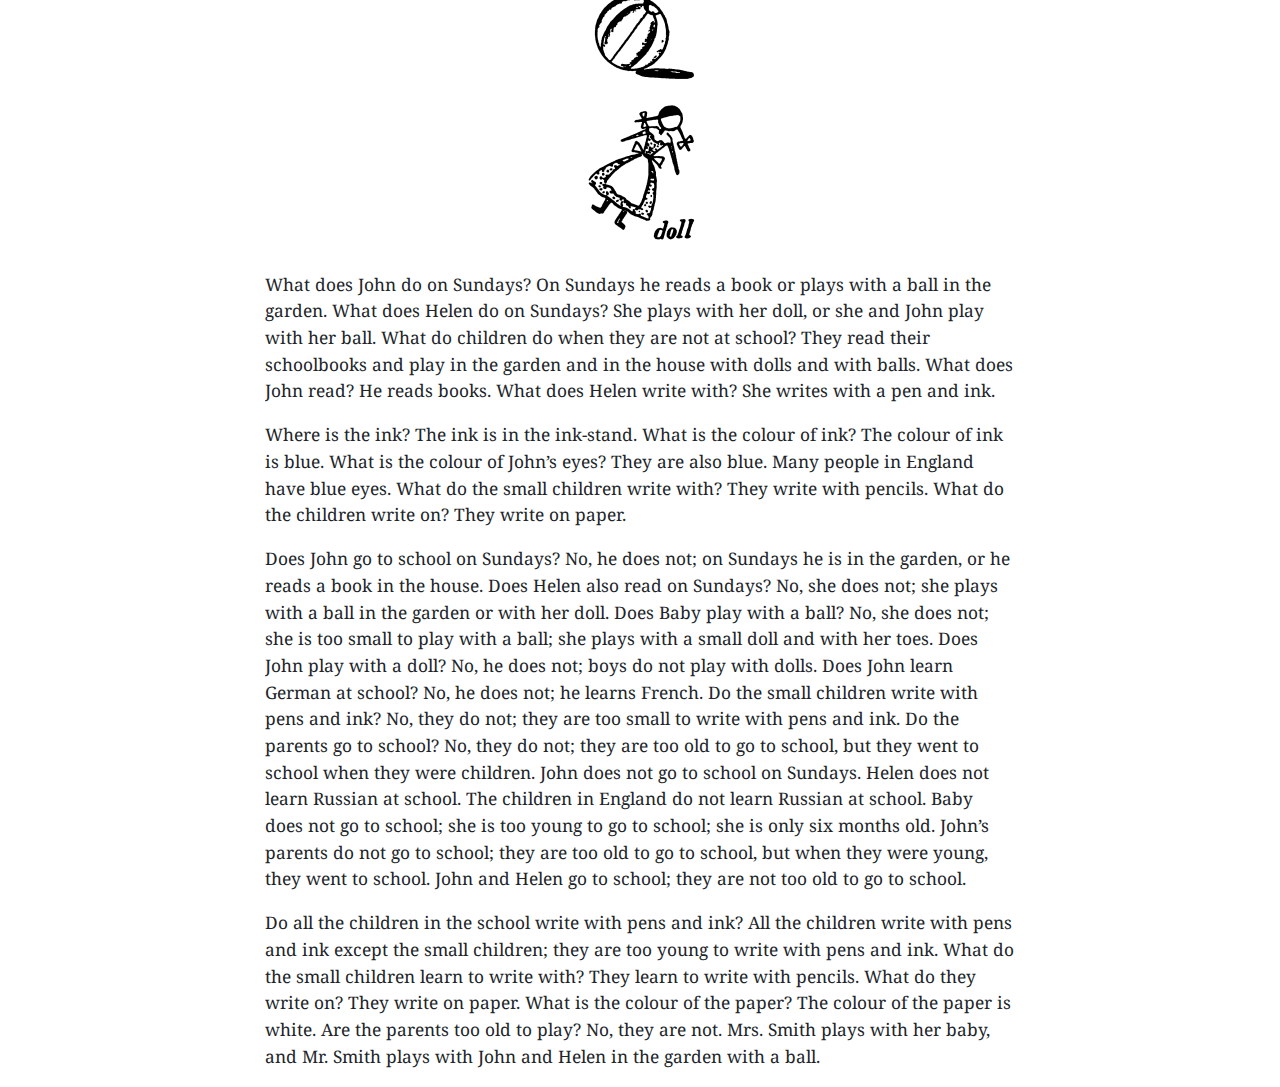
<file: classic_chapter07.html>
<!DOCTYPE html>
<html>
<head>
  <title>Chapter 7 (Classic): The Week</title>
  <link href="style.css" rel="stylesheet">
</head>
<body>
  <div>
    <h1>Chapter 7 (Classic)</h1>
    <h2>The Week</h2>
    <p>The day after Sunday is Monday. The day after Monday is Tuesday. The day before Sunday is Saturday. The day before Saturday is Friday. The day after Wednesday is Thursday. The day before Wednesday is Tuesday. It is Wednesday to-day. The day after to-day is Thursday. It is Thursday to-morrow. The day before to-day was Tuesday. It was Tuesday yesterday. The day before yesterday was Monday. The day after to-morrow is Friday.</p>

    <p>What day is to-day? To-day is Wednesday. What day was yesterday? Yesterday was Tuesday. What day was the day before yesterday? The day before yesterday was Monday. What day is to-morrow? To-morrow is Thursday. What day is the day after to-morrow? The day after to-morrow is Friday.</p>

    <p>John and Helen are at school to-day. They go to school every day of the week except on Saturdays and Sundays. They go to school every month of the year except in July and August. To-day is Wednesday; John goes to school on Wednesdays. Both John and Helen go to school on Wednesdays. The day before yesterday was Monday. John was at school on Monday. John and Helen were both at school on Monday. Was Helen at school the day before yesterday? Yes, she was. Were both of the children at school on Monday? Yes, they were both at school on Monday. John is at school to-day. He also went to school the day before yesterday. Both the children went to school on Monday.</p>

    <img src="assets/chapter07/01.PNG">
    <p>The schools in England are English. The schools in France are French. In some French schools the children learn English. John goes to an English school. He learns French at school. Does John go to school? Yes, he does; he goes to school every day except on Saturdays and Sundays. Does Helen go to school? Yes, she does; she also goes to school. Does John learn French? Yes, he does; he learns French at school. Do both the children learn French? No, only John learns French; Helen is too young to learn French; she is only ten years old. Do the French children learn English? Yes, they do; they learn English at school.</p>

    <img src="assets/chapter07/02.PNG">
    <p>The schools in Denmark are Danish. Many Danish children learn English in school. The children learn to read at school. They read books. They also learn to write. The big children write with pens and ink. The small children write with pencils. They write on paper. What does John do at school? He learns to read and to write. What does Helen do at school? She learns to read and to write. What do the other children do at school? They also learn to read and to write. What does John learn to do? He learns to read and to write. What does Helen learn to do? She learns to read and to write. What do the other children learn to do? They also learn to read and to write.</p>

    <img src="assets/chapter07/03.PNG">
    <img src="assets/chapter07/04.PNG">
    <p>What does John do on Sundays? On Sundays he reads a book or plays with a ball in the garden. What does Helen do on Sundays? She plays with her doll, or she and John play with her ball. What do children do when they are not at school? They read their schoolbooks and play in the garden and in the house with dolls and with balls. What does John read? He reads books. What does Helen write with? She writes with a pen and ink.</p>

    <p>Where is the ink? The ink is in the ink-stand. What is the colour of ink? The colour of ink is blue. What is the colour of John’s eyes? They are also blue. Many people in England have blue eyes. What do the small children write with? They write with pencils. What do the children write on? They write on paper.</p>

    <p>Does John go to school on Sundays? No, he does not; on Sundays he is in the garden, or he reads a book in the house. Does Helen also read on Sundays? No, she does not; she plays with a ball in the garden or with her doll. Does Baby play with a ball? No, she does not; she is too small to play with a ball; she plays with a small doll and with her toes. Does John play with a doll? No, he does not; boys do not play with dolls. Does John learn German at school? No, he does not; he learns French. Do the small children write with pens and ink? No, they do not; they are too small to write with pens and ink. Do the parents go to school? No, they do not; they are too old to go to school, but they went to school when they were children. John does not go to school on Sundays. Helen does not learn Russian at school. The children in England do not learn Russian at school. Baby does not go to school; she is too young to go to school; she is only six months old. John’s parents do not go to school; they are too old to go to school, but when they were young, they went to school. John and Helen go to school; they are not too old to go to school.</p>

    <p>Do all the children in the school write with pens and ink? All the children write with pens and ink except the small children; they are too young to write with pens and ink. What do the small children learn to write with? They learn to write with pencils. What do they write on? They write on paper. What is the colour of the paper? The colour of the paper is white. Are the parents too old to play? No, they are not. Mrs. Smith plays with her baby, and Mr. Smith plays with John and Helen in the garden with a ball.</p>
  </div>
</body>
</html>
</file>
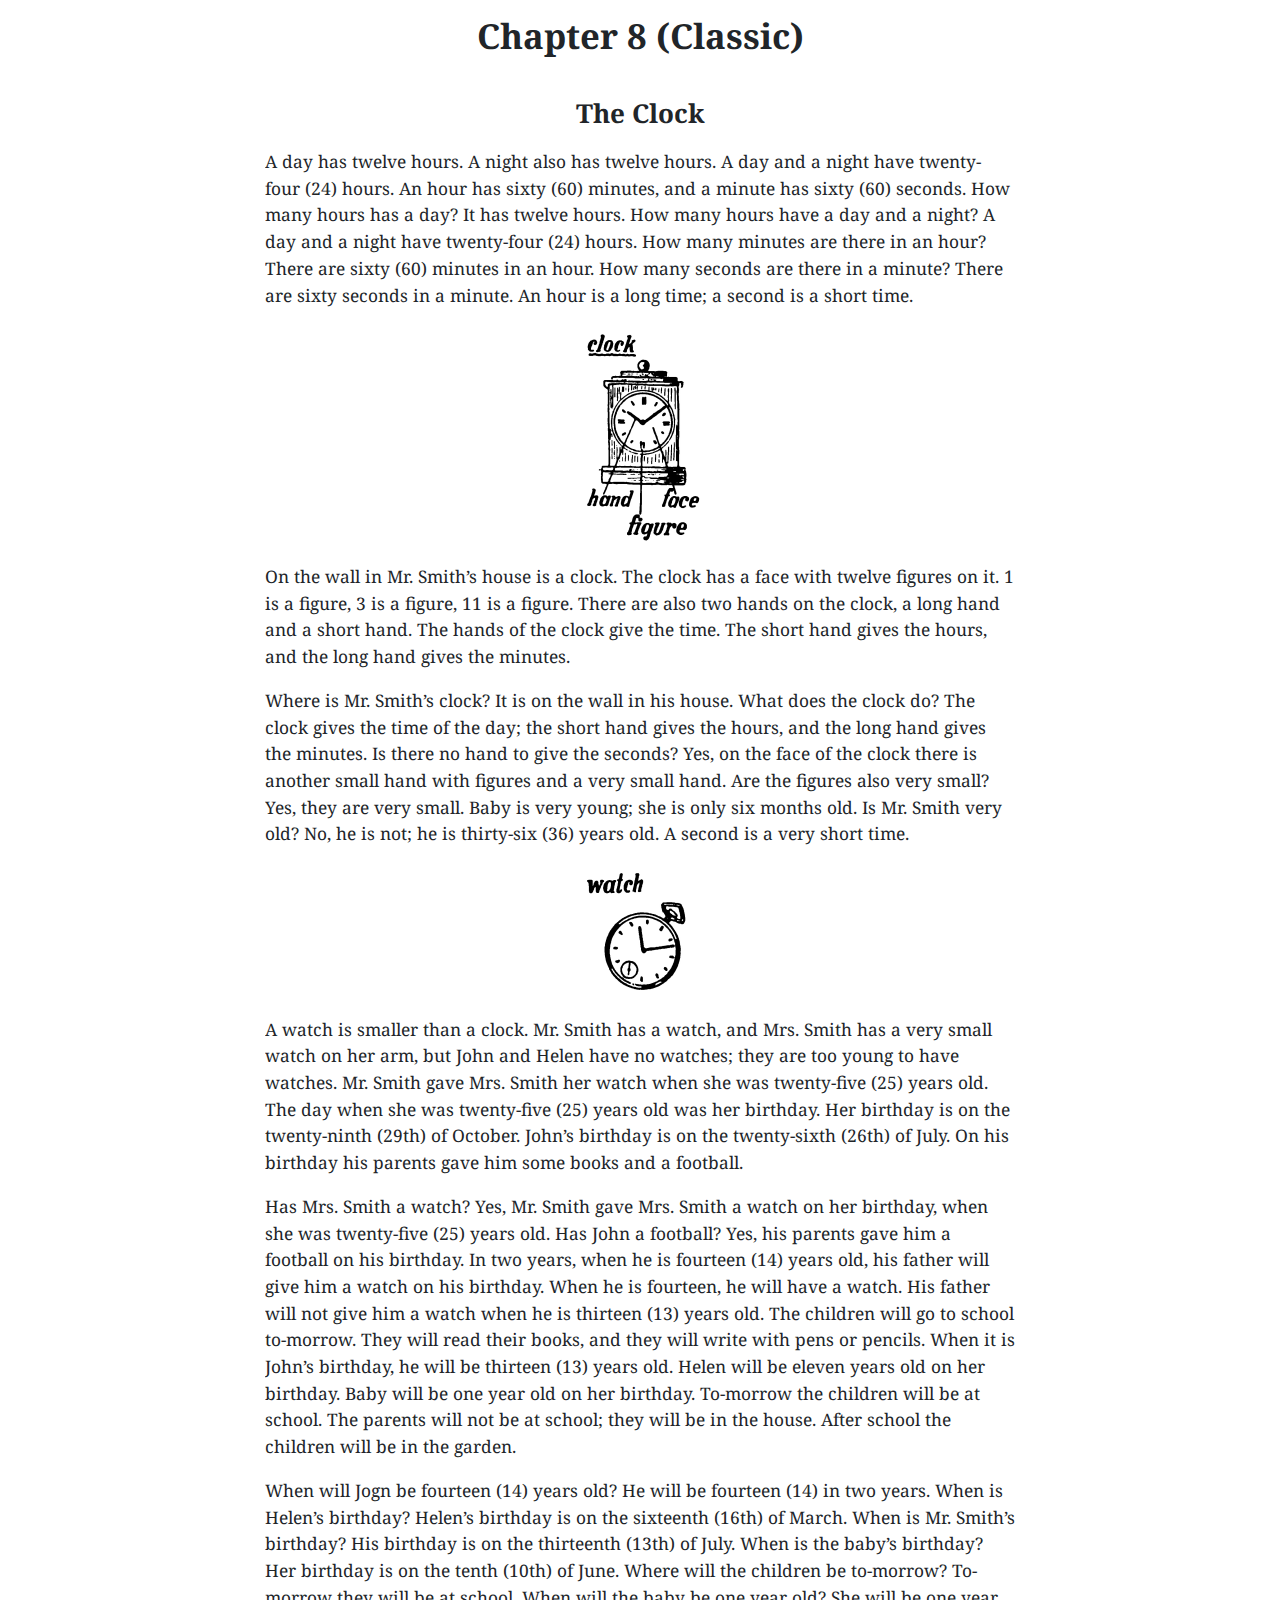
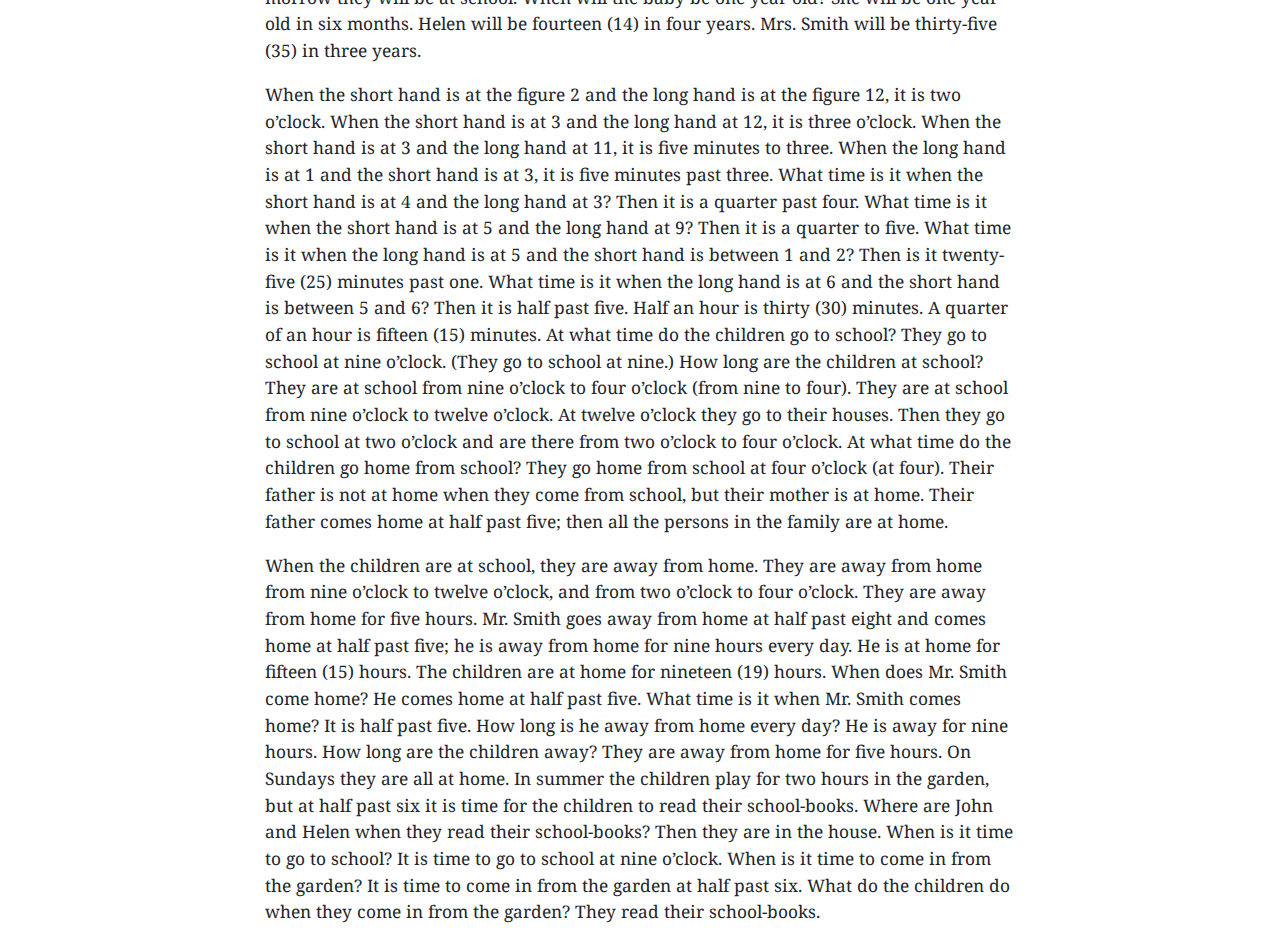
<file: classic_chapter08.html>
<!DOCTYPE html>
<html>
<head>
  <title>Chapter 8 (Classic): The Clock</title>
  <link href="style.css" rel="stylesheet">
</head>
<body>
  <div>
    <h1>Chapter 8 (Classic)</h1>
    <h2>The Clock</h2>
    <p>A day has twelve hours. A night also has twelve hours. A day and a night have twenty-four (24) hours. An hour has sixty (60) minutes, and a minute has sixty (60) seconds. How many hours has a day? It has twelve hours. How many hours have a day and a night? A day and a night have twenty-four (24) hours. How many minutes are there in an hour? There are sixty (60) minutes in an hour. How many seconds are there in a minute? There are sixty seconds in a minute. An hour is a long time; a second is a short time.</p>

    <img src="assets/chapter08/01.PNG">
    <p>On the wall in Mr. Smith’s house is a clock. The clock has a face with twelve figures on it. 1 is a figure, 3 is a figure, 11 is a figure. There are also two hands on the clock, a long hand and a short hand. The hands of the clock give the time. The short hand gives the hours, and the long hand gives the minutes.</p>

    <p>Where is Mr. Smith’s clock? It is on the wall in his house. What does the clock do? The clock gives the time of the day; the short hand gives the hours, and the long hand gives the minutes. Is there no hand to give the seconds? Yes, on the face of the clock there is another small hand with figures and a very small hand. Are the figures also very small? Yes, they are very small. Baby is very young; she is only six months old. Is Mr. Smith very old? No, he is not; he is thirty-six (36) years old. A second is a very short time.</p>

    <img src="assets/chapter08/02.PNG">
    <p>A watch is smaller than a clock. Mr. Smith has a watch, and Mrs. Smith has a very small watch on her arm, but John and Helen have no watches; they are too young to have watches. Mr. Smith gave Mrs. Smith her watch when she was twenty-five (25) years old. The day when she was twenty-five (25) years old was her birthday. Her birthday is on the twenty-ninth (29th) of October. John’s birthday is on the twenty-sixth (26th) of July. On his birthday his parents gave him some books and a football.</p>

    <p>Has Mrs. Smith a watch? Yes, Mr. Smith gave Mrs. Smith a watch on her birthday, when she was twenty-five (25) years old. Has John a football? Yes, his parents gave him a football on his birthday. In two years, when he is fourteen (14) years old, his father will give him a watch on his birthday. When he is fourteen, he will have a watch. His father will not give him a watch when he is thirteen (13) years old. The children will go to school to-morrow. They will read their books, and they will write with pens or pencils. When it is John’s birthday, he will be thirteen (13) years old. Helen will be eleven years old on her birthday. Baby will be one year old on her birthday. To-morrow the children will be at school. The parents will not be at school; they will be in the house. After school the children will be in the garden.</p>

    <p>When will Jogn be fourteen (14) years old? He will be fourteen (14) in two years. When is Helen’s birthday? Helen’s birthday is on the sixteenth (16th) of March. When is Mr. Smith’s birthday? His birthday is on the thirteenth (13th) of July. When is the baby’s birthday? Her birthday is on the tenth (10th) of June. Where will the children be to-morrow? To-morrow they will be at school. When will the baby be one year old? She will be one year old in six months. Helen will be fourteen (14) in four years. Mrs. Smith will be thirty-five (35) in three years.</p>

    <p>When the short hand is at the figure 2 and the long hand is at the figure 12, it is two o’clock. When the short hand is at 3 and the long hand at 12, it is three o’clock. When the short hand is at 3 and the long hand at 11, it is five minutes to three. When the long hand is at 1 and the short hand is at 3, it is five minutes past three. What time is it when the short hand is at 4 and the long hand at 3? Then it is a quarter past four. What time is it when the short hand is at 5 and the long hand at 9? Then it is a quarter to five. What time is it when the long hand is at 5 and the short hand is between 1 and 2? Then is it twenty-five (25) minutes past one. What time is it when the long hand is at 6 and the short hand is between 5 and 6? Then it is half past five. Half an hour is thirty (30) minutes. A quarter of an hour is fifteen (15) minutes. At what time do the children go to school? They go to school at nine o’clock. (They go to school at nine.) How long are the children at school? They are at school from nine o’clock to four o’clock (from nine to four). They are at school from nine o’clock to twelve o’clock. At twelve o’clock they go to their houses. Then they go to school at two o’clock and are there from two o’clock to four o’clock. At what time do the children go home from school? They go home from school at four o’clock (at four). Their father is not at home when they come from school, but their mother is at home. Their father comes home at half past five; then all the persons in the family are at home.</p>

    <p>When the children are at school, they are away from home. They are away from home from nine o’clock to twelve o’clock, and from two o’clock to four o’clock. They are away from home for five hours. Mr. Smith goes away from home at half past eight and comes home at half past five; he is away from home for nine hours every day. He is at home for fifteen (15) hours. The children are at home for nineteen (19) hours. When does Mr. Smith come home? He comes home at half past five. What time is it when Mr. Smith comes home? It is half past five. How long is he away from home every day? He is away for nine hours. How long are the children away? They are away from home for five hours. On Sundays they are all at home. In summer the children play for two hours in the garden, but at half past six it is time for the children to read their school-books. Where are John and Helen when they read their school-books? Then they are in the house. When is it time to go to school? It is time to go to school at nine o’clock. When is it time to come in from the garden? It is time to come in from the garden at half past six. What do the children do when they come in from the garden? They read their school-books.</p>
  </div>
</body>
</html>
</file>
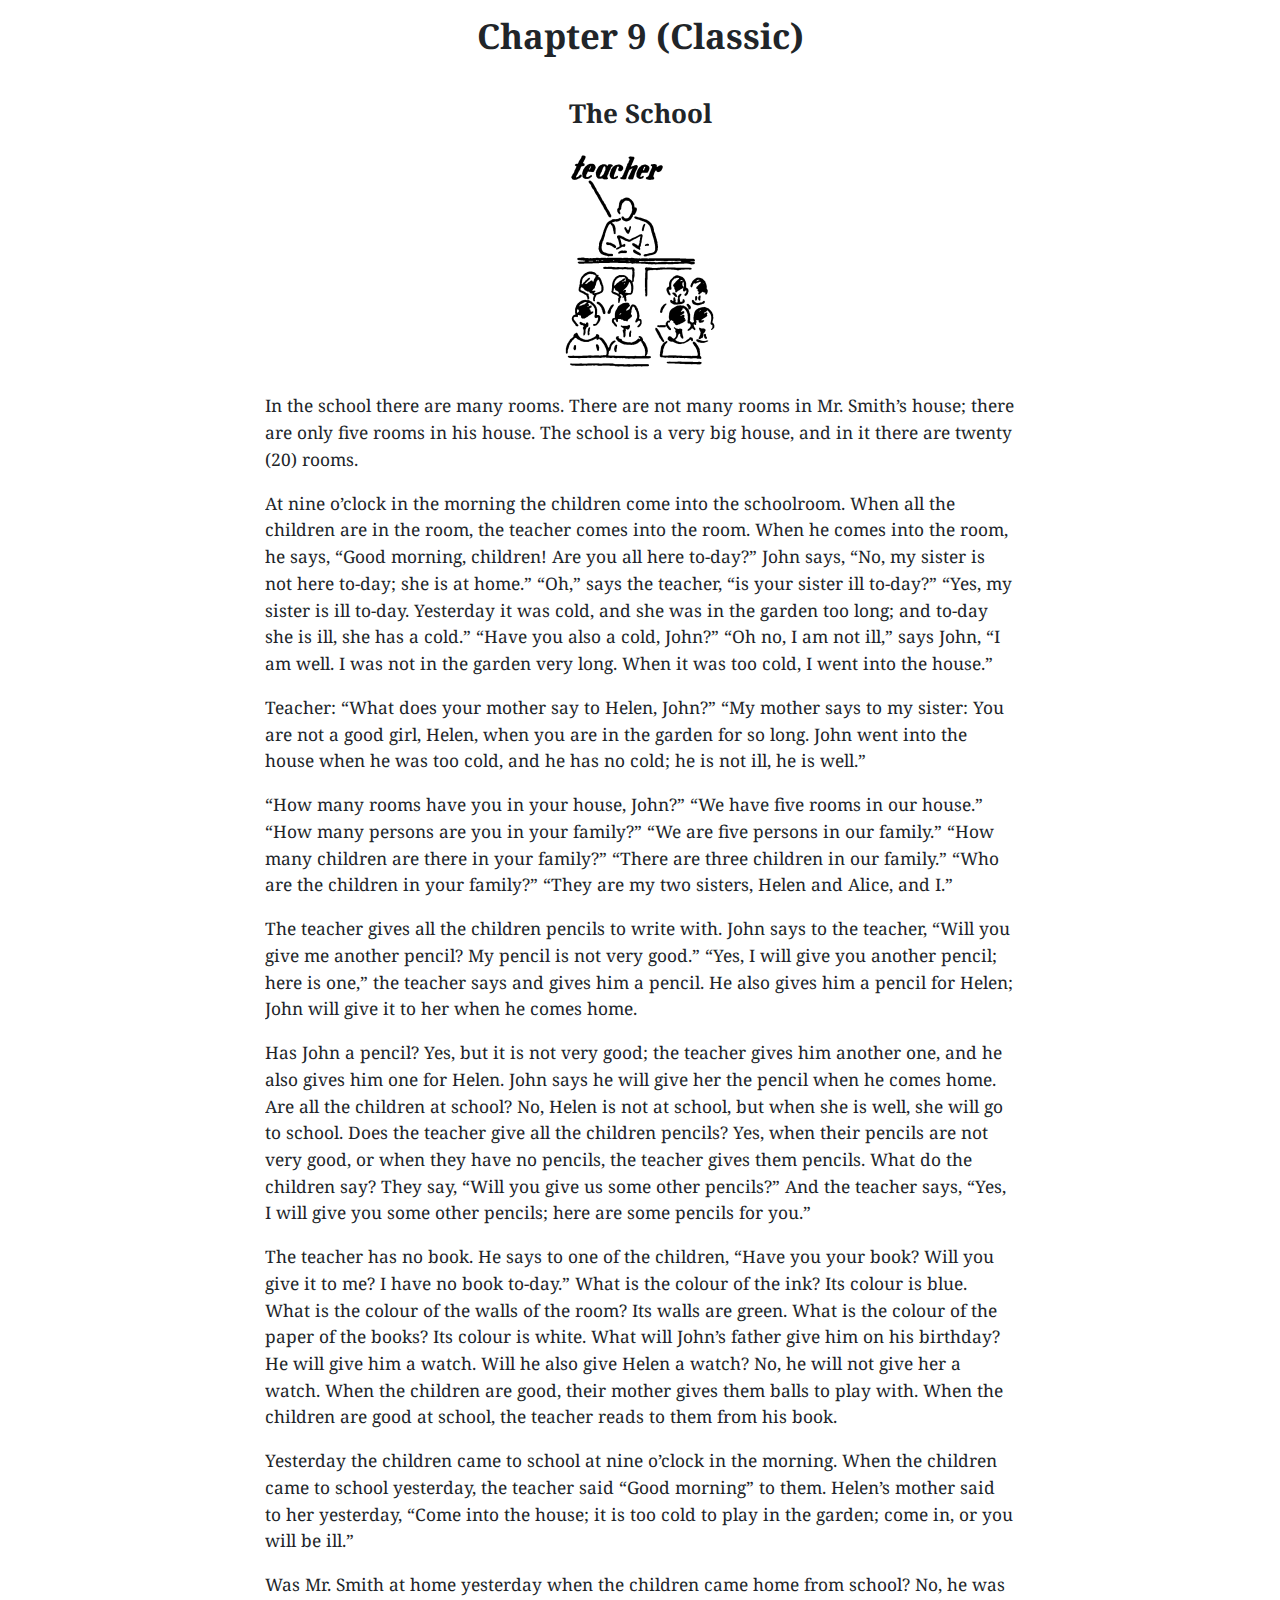
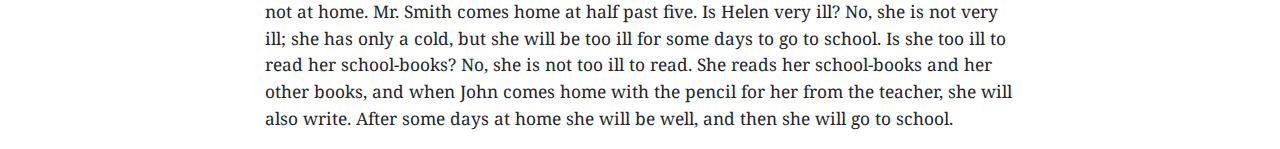
<file: classic_chapter09.html>
<!DOCTYPE html>
<html>
<head>
  <title>Chapter 9 (Classic): The School</title>
  <link href="style.css" rel="stylesheet">
</head>
<body>
  <div>
    <h1>Chapter 9 (Classic)</h1>
    <h2>The School</h2>
    <img src="assets/chapter09/01.PNG">
    <p>In the school there are many rooms. There are not many rooms in Mr. Smith’s house; there are only five rooms in his house. The school is a very big house, and in it there are twenty (20) rooms.</p>

    <p>At nine o’clock in the morning the children come into the schoolroom. When all the children are in the room, the teacher comes into the room. When he comes into the room, he says, “Good morning, children! Are you all here to-day?” John says, “No, my sister is not here to-day; she is at home.” “Oh,” says the teacher, “is your sister ill to-day?” “Yes, my sister is ill to-day. Yesterday it was cold, and she was in the garden too long; and to-day she is ill, she has a cold.” “Have you also a cold, John?” “Oh no, I am not ill,” says John, “I am well. I was not in the garden very long. When it was too cold, I went into the house.”</p>

    <p>Teacher: “What does your mother say to Helen, John?” “My mother says to my sister: You are not a good girl, Helen, when you are in the garden for so long. John went into the house when he was too cold, and he has no cold; he is not ill, he is well.”</p>

    <p>“How many rooms have you in your house, John?” “We have five rooms in our house.” “How many persons are you in your family?” “We are five persons in our family.” “How many children are there in your family?” “There are three children in our family.” “Who are the children in your family?” “They are my two sisters, Helen and Alice, and I.”</p>

    <p>The teacher gives all the children pencils to write with. John says to the teacher, “Will you give me another pencil? My pencil is not very good.” “Yes, I will give you another pencil; here is one,” the teacher says and gives him a pencil. He also gives him a pencil for Helen; John will give it to her when he comes home.</p>

    <p>Has John a pencil? Yes, but it is not very good; the teacher gives him another one, and he also gives him one for Helen. John says he will give her the pencil when he comes home. Are all the children at school? No, Helen is not at school, but when she is well, she will go to school. Does the teacher give all the children pencils? Yes, when their pencils are not very good, or when they have no pencils, the teacher gives them pencils. What do the children say? They say, “Will you give us some other pencils?” And the teacher says, “Yes, I will give you some other pencils; here are some pencils for you.”</p>

    <p>The teacher has no book. He says to one of the children, “Have you your book? Will you give it to me? I have no book to-day.” What is the colour of the ink? Its colour is blue. What is the colour of the walls of the room? Its walls are green. What is the colour of the paper of the books? Its colour is white. What will John’s father give him on his birthday? He will give him a watch. Will he also give Helen a watch? No, he will not give her a watch. When the children are good, their mother gives them balls to play with. When the children are good at school, the teacher reads to them from his book.</p>

    <p>Yesterday the children came to school at nine o’clock in the morning. When the children came to school yesterday, the teacher said “Good morning” to them. Helen’s mother said to her yesterday, “Come into the house; it is too cold to play in the garden; come in, or you will be ill.”</p>

    <p>Was Mr. Smith at home yesterday when the children came home from school? No, he was not at home. Mr. Smith comes home at half past five. Is Helen very ill? No, she is not very ill; she has only a cold, but she will be too ill for some days to go to school. Is she too ill to read her school-books? No, she is not too ill to read. She reads her school-books and her other books, and when John comes home with the pencil for her from the teacher, she will also write. After some days at home she will be well, and then she will go to school.</p>
  </div>
</body>
</html>
</file>
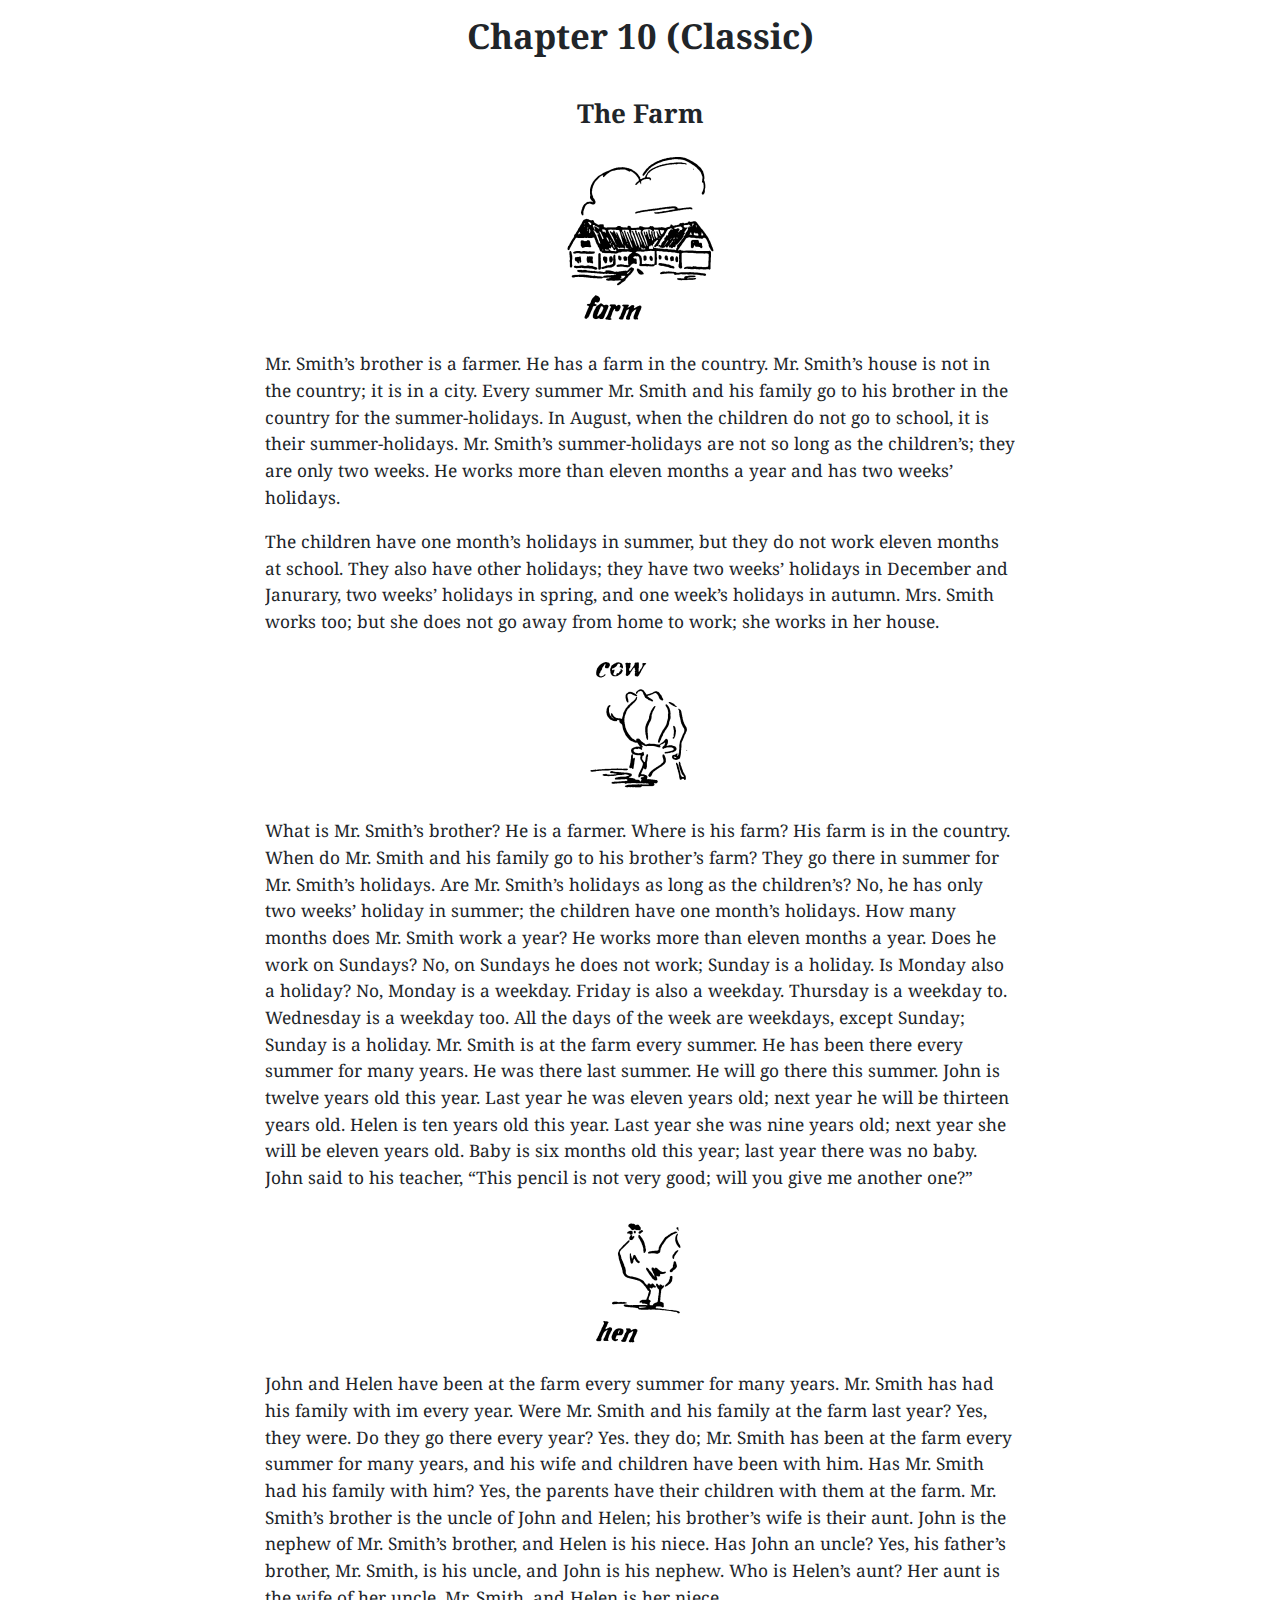
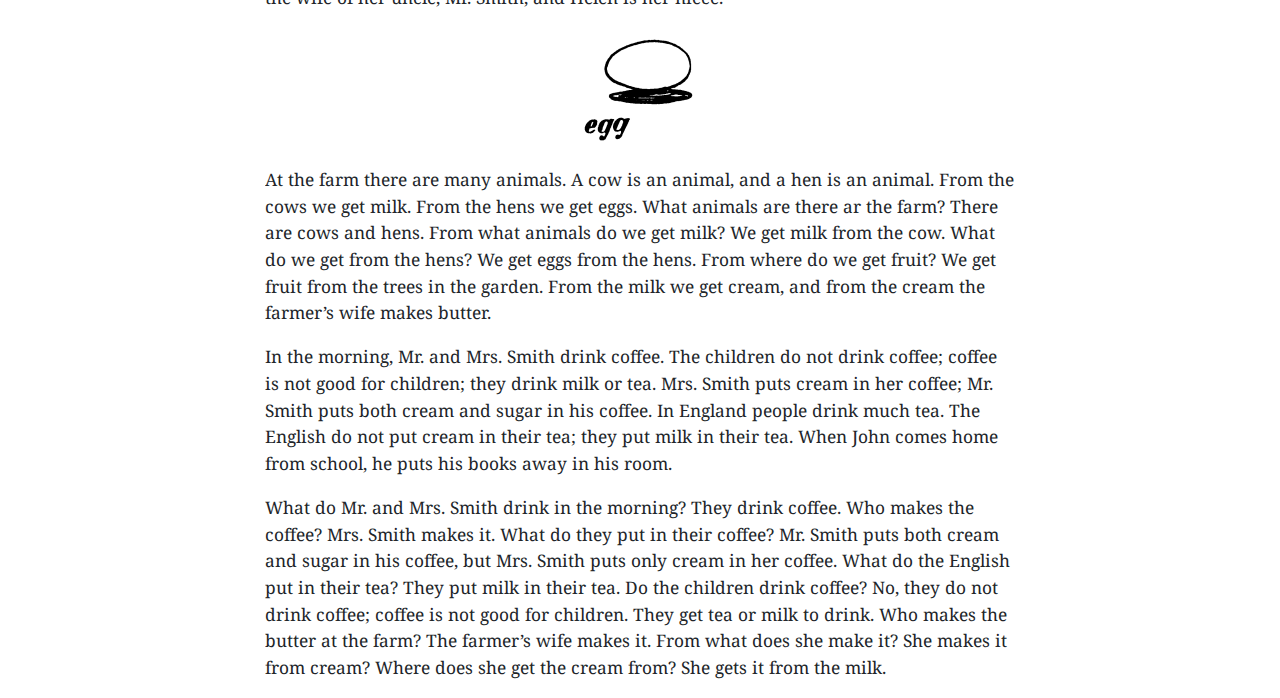
<file: classic_chapter10.html>
<!DOCTYPE html>
<html>
<head>
  <title>Chapter 10 (Classic): The Farm</title>
  <link href="style.css" rel="stylesheet">
</head>
<body>
  <div>
    <h1>Chapter 10 (Classic)</h1>
    <h2>The Farm</h2>
    <img src="assets/chapter10/01.PNG">
    <p>Mr. Smith’s brother is a farmer. He has a farm in the country. Mr. Smith’s house is not in the country; it is in a city. Every summer Mr. Smith and his family go to his brother in the country for the summer-holidays. In August, when the children do not go to school, it is their summer-holidays. Mr. Smith’s summer-holidays are not so long as the children’s; they are only two weeks. He works more than eleven months a year and has two weeks’ holidays.</p>

    <p>The children have one month’s holidays in summer, but they do not work eleven months at school. They also have other holidays; they have two weeks’ holidays in December and Janurary, two weeks’ holidays in spring, and one week’s holidays in autumn. Mrs. Smith works too; but she does not go away from home to work; she works in her house.</p>

    <img src="assets/chapter10/02.PNG">
    <p>What is Mr. Smith’s brother? He is a farmer. Where is his farm? His farm is in the country. When do Mr. Smith and his family go to his brother’s farm? They go there in summer for Mr. Smith’s holidays. Are Mr. Smith’s holidays as long as the children’s? No, he has only two weeks’ holiday in summer; the children have one month’s holidays. How many months does Mr. Smith work a year? He works more than eleven months a year. Does he work on Sundays? No, on Sundays he does not work; Sunday is a holiday. Is Monday also a holiday? No, Monday is a weekday. Friday is also a weekday. Thursday is a weekday to. Wednesday is a weekday too. All the days of the week are weekdays, except Sunday; Sunday is a holiday. Mr. Smith is at the farm every summer. He has been there every summer for many years. He was there last summer. He will go there this summer. John is twelve years old this year. Last year he was eleven years old; next year he will be thirteen years old. Helen is ten years old this year. Last year she was nine years old; next year she will be eleven years old. Baby is six months old this year; last year there was no baby. John said to his teacher, “This pencil is not very good; will you give me another one?”</p>

    <img src="assets/chapter10/03.PNG">
    <p>John and Helen have been at the farm every summer for many years. Mr. Smith has had his family with im every year. Were Mr. Smith and his family at the farm last year? Yes, they were. Do they go there every year? Yes. they do; Mr. Smith has been at the farm every summer for many years, and his wife and children have been with him. Has Mr. Smith had his family with him? Yes, the parents have their children with them at the farm. Mr. Smith’s brother is the uncle of John and Helen; his brother’s wife is their aunt. John is the nephew of Mr. Smith’s brother, and Helen is his niece. Has John an uncle? Yes, his father’s brother, Mr. Smith, is his uncle, and John is his nephew. Who is Helen’s aunt? Her aunt is the wife of her uncle, Mr. Smith, and Helen is her niece.</p>

    <img src="assets/chapter10/04.PNG">
    <p>At the farm there are many animals. A cow is an animal, and a hen is an animal. From the cows we get milk. From the hens we get eggs. What animals are there ar the farm? There are cows and hens. From what animals do we get milk? We get milk from the cow. What do we get from the hens? We get eggs from the hens. From where do we get fruit? We get fruit from the trees in the garden. From the milk we get cream, and from the cream the farmer’s wife makes butter.</p>

    <p>In the morning, Mr. and Mrs. Smith drink coffee. The children do not drink coffee; coffee is not good for children; they drink milk or tea. Mrs. Smith puts cream in her coffee; Mr. Smith puts both cream and sugar in his coffee. In England people drink much tea. The English do not put cream in their tea; they put milk in their tea. When John comes home from school, he puts his books away in his room.</p>

    <p>What do Mr. and Mrs. Smith drink in the morning? They drink coffee. Who makes the coffee? Mrs. Smith makes it. What do they put in their coffee? Mr. Smith puts both cream and sugar in his coffee, but Mrs. Smith puts only cream in her coffee. What do the English put in their tea? They put milk in their tea. Do the children drink coffee? No, they do not drink coffee; coffee is not good for children. They get tea or milk to drink. Who makes the butter at the farm? The farmer’s wife makes it. From what does she make it? She makes it from cream? Where does she get the cream from? She gets it from the milk.</p>
  </div>
</body>
</html>
</file>
<file: style.css>
@import url(https://fonts.googleapis.com/css?family=Noto+Serif:400,400i,700);

body {
  font-family: "Noto Serif", serif;
  color: #212529;
  font-size: 13pt;
  line-height: 20pt;
}
div.container {
  width: 800px;
  margin: 100px auto;
}
h1 {
  text-align: center;
  /* color: #B45141; */
  /* font-weight: 400; */
  margin-bottom: 50px;
}
h2 {
  text-align: center;
}
p {
  overflow: hidden;
  max-width: 75ch;
  margin-left: auto;
  margin-right: auto;
}
ul {
  overflow: hidden;
  max-width: 75ch;
  margin-left: auto;
  margin-right: auto;
}
img {
  display: block;
  margin-left: auto;
  margin-right: auto;
}
a {
  color: #B45141;
}
blockquote {
  text-align: center;
}
.box-parent{
  text-align: center;
  margin: 10px;
}
.box{
  display: inline-block;
  border: 1px solid black;
  margin-left: auto;
  margin-right: auto;
  min-width: 150px;
  padding: 10px; 
}
</file>
